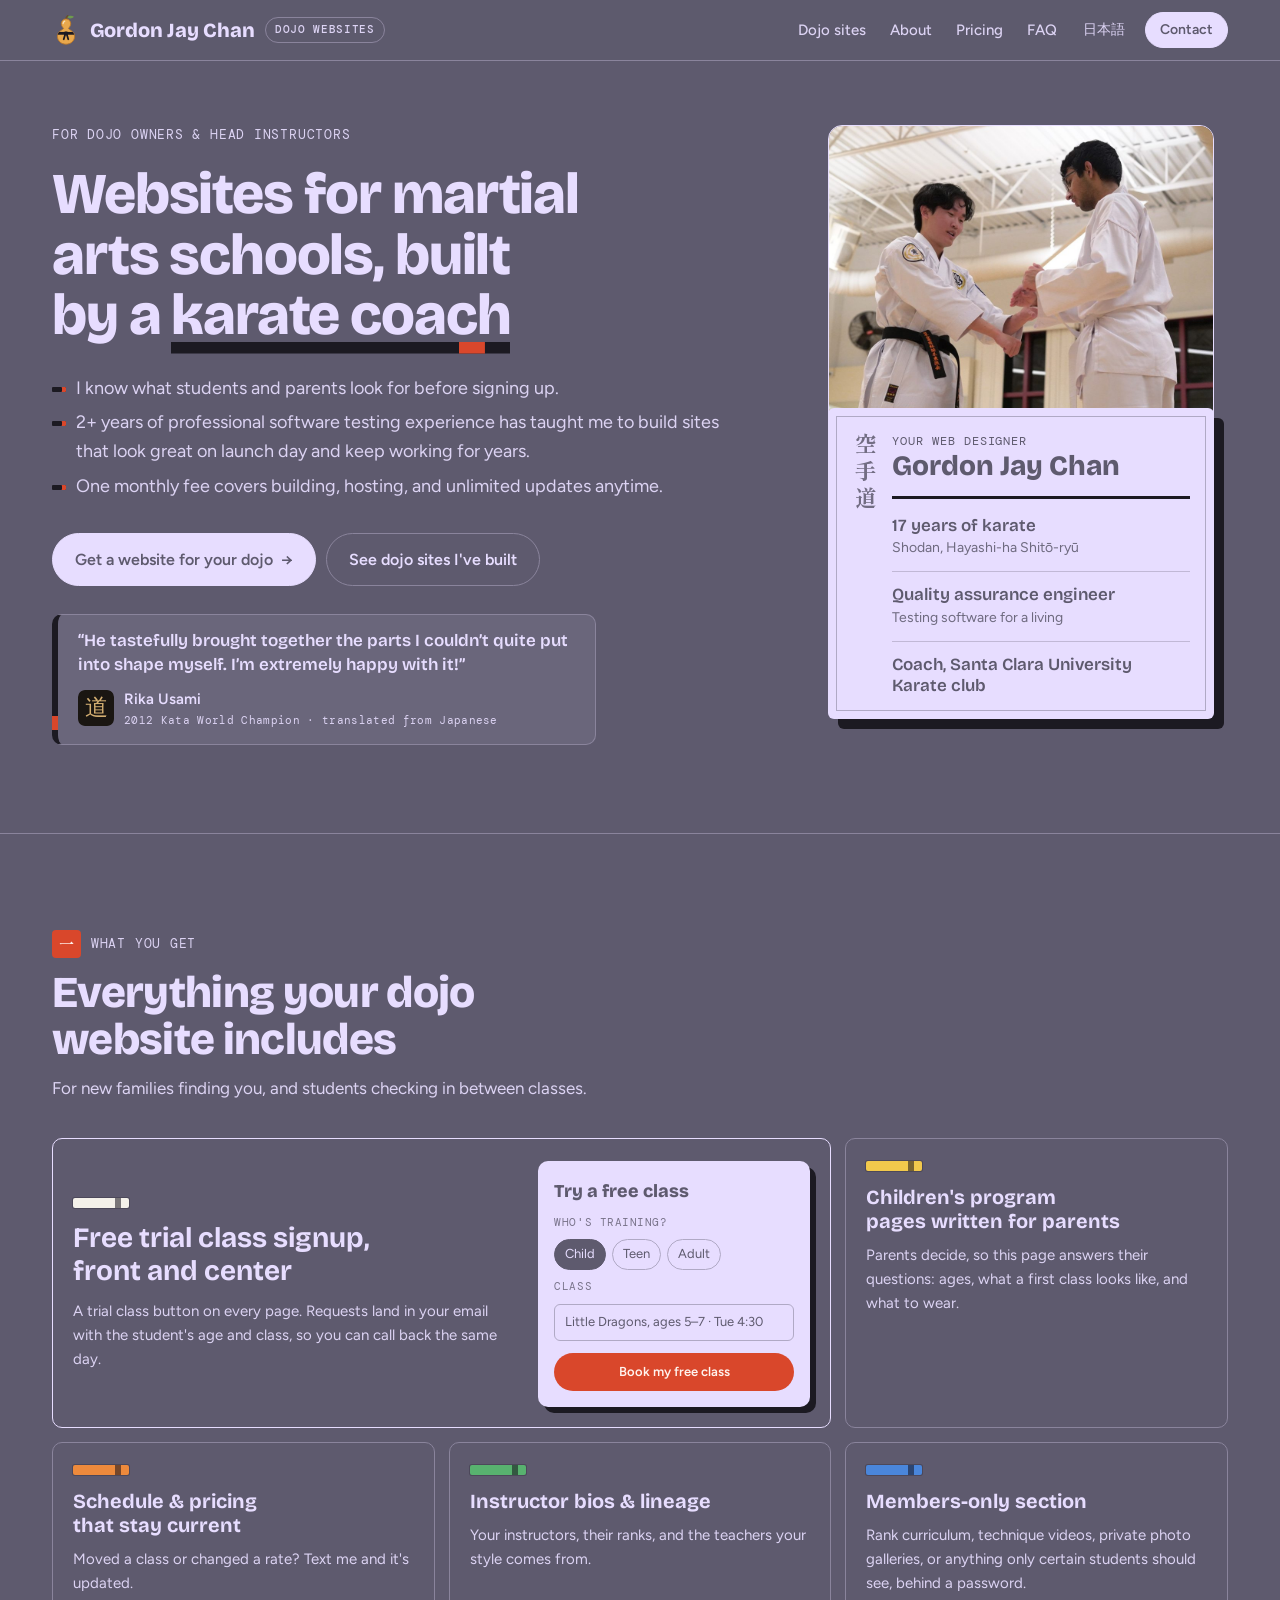
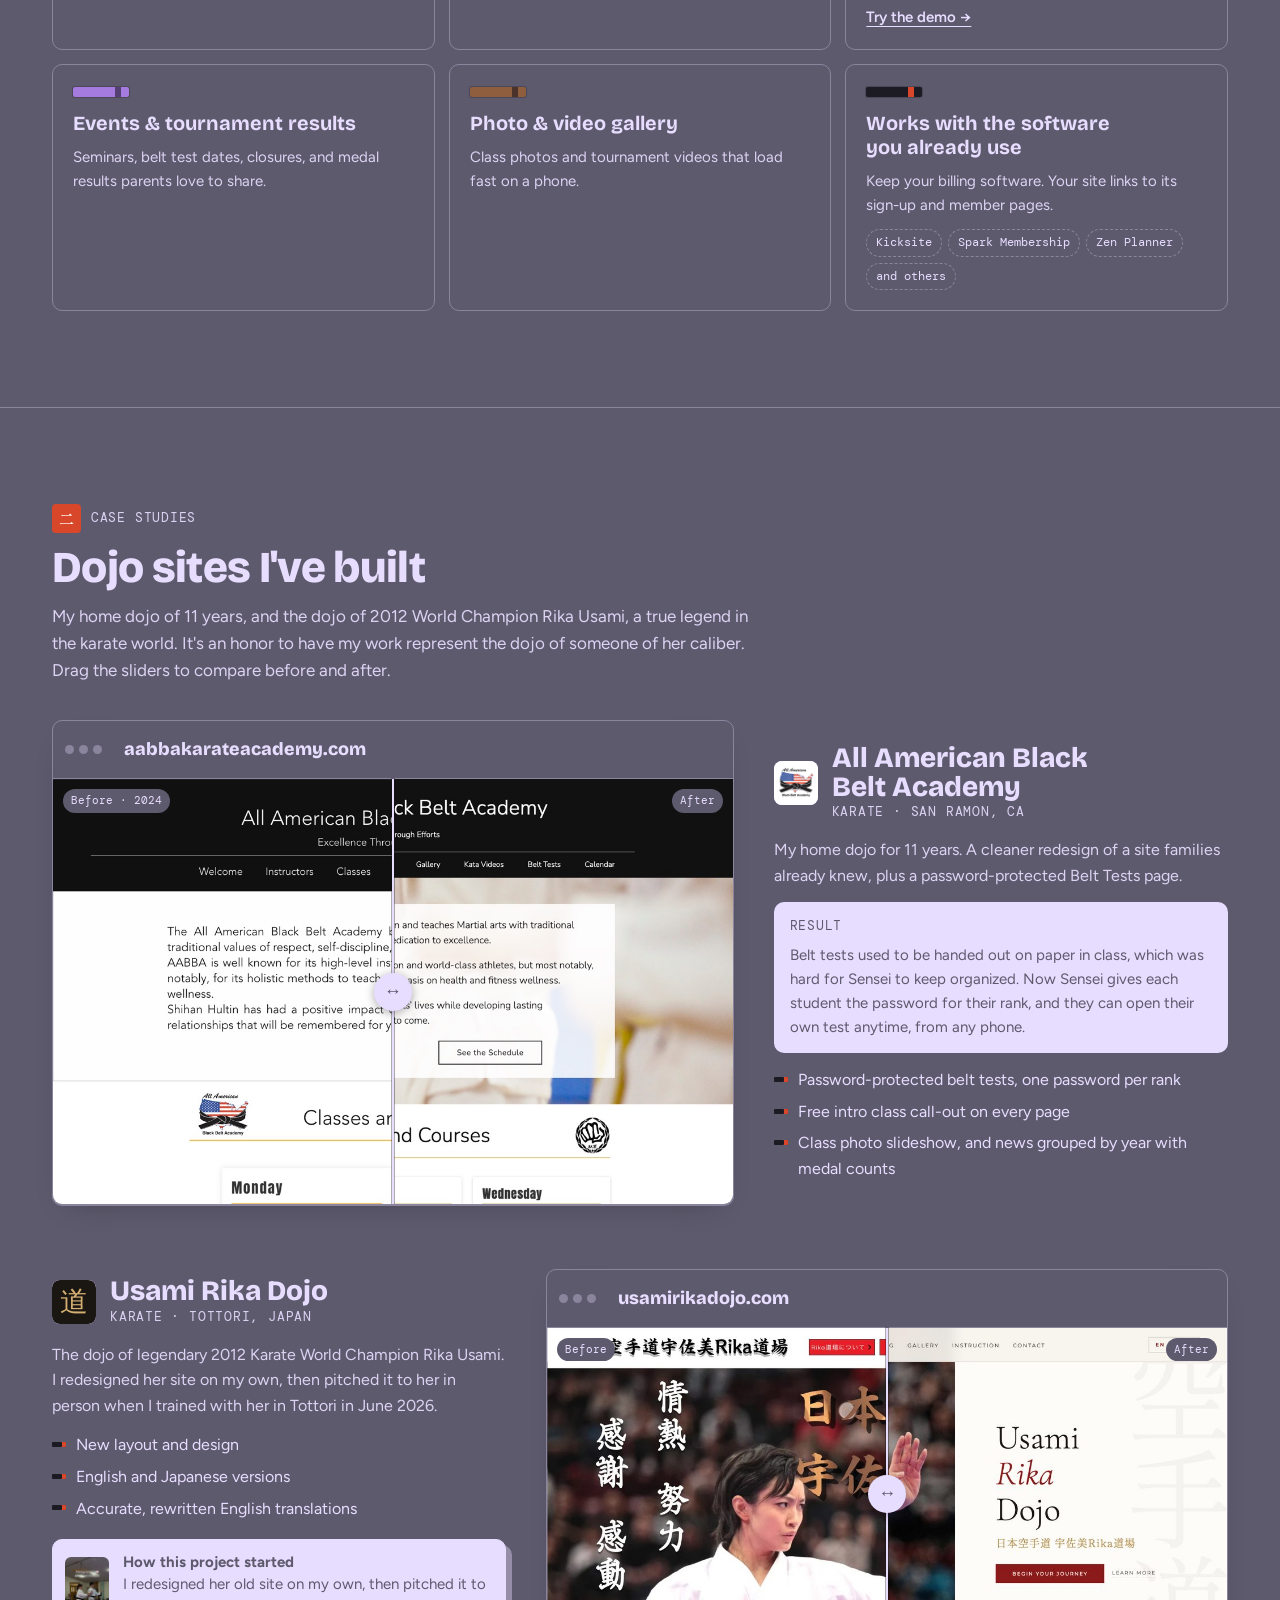
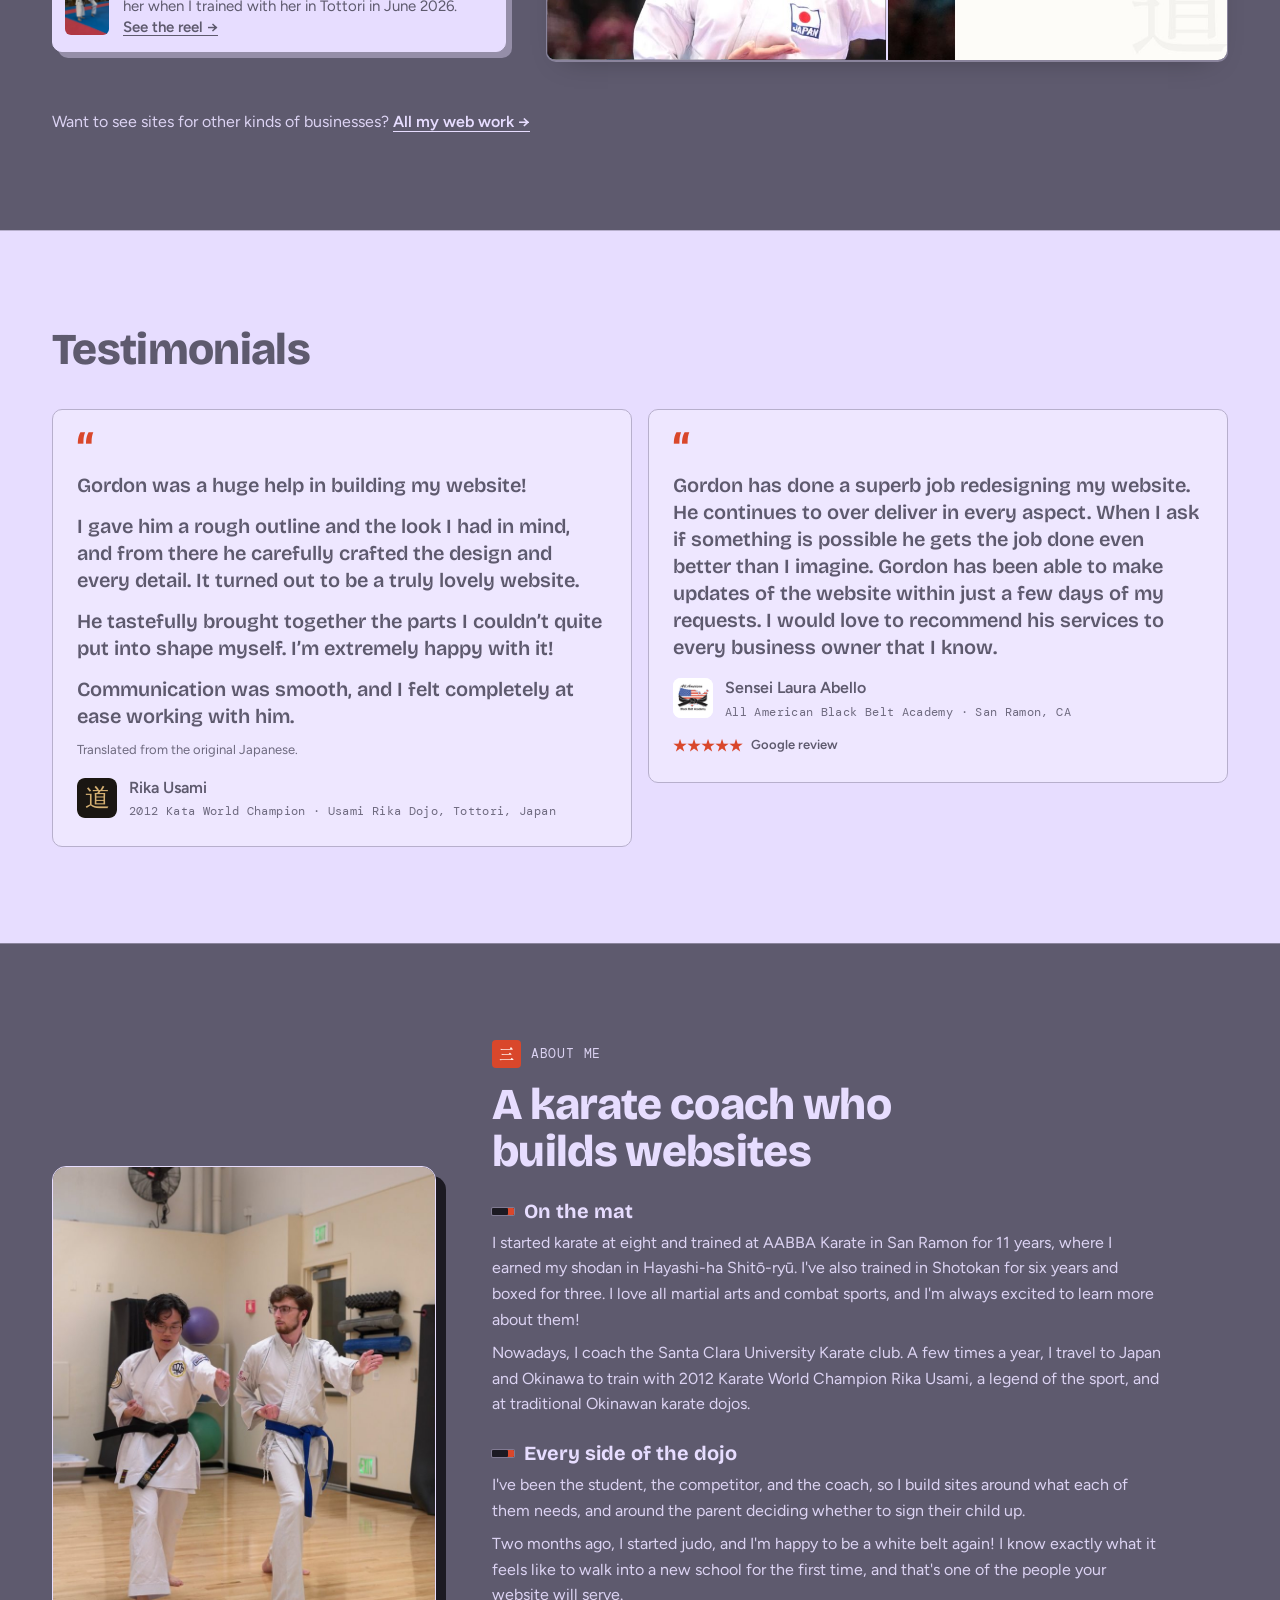
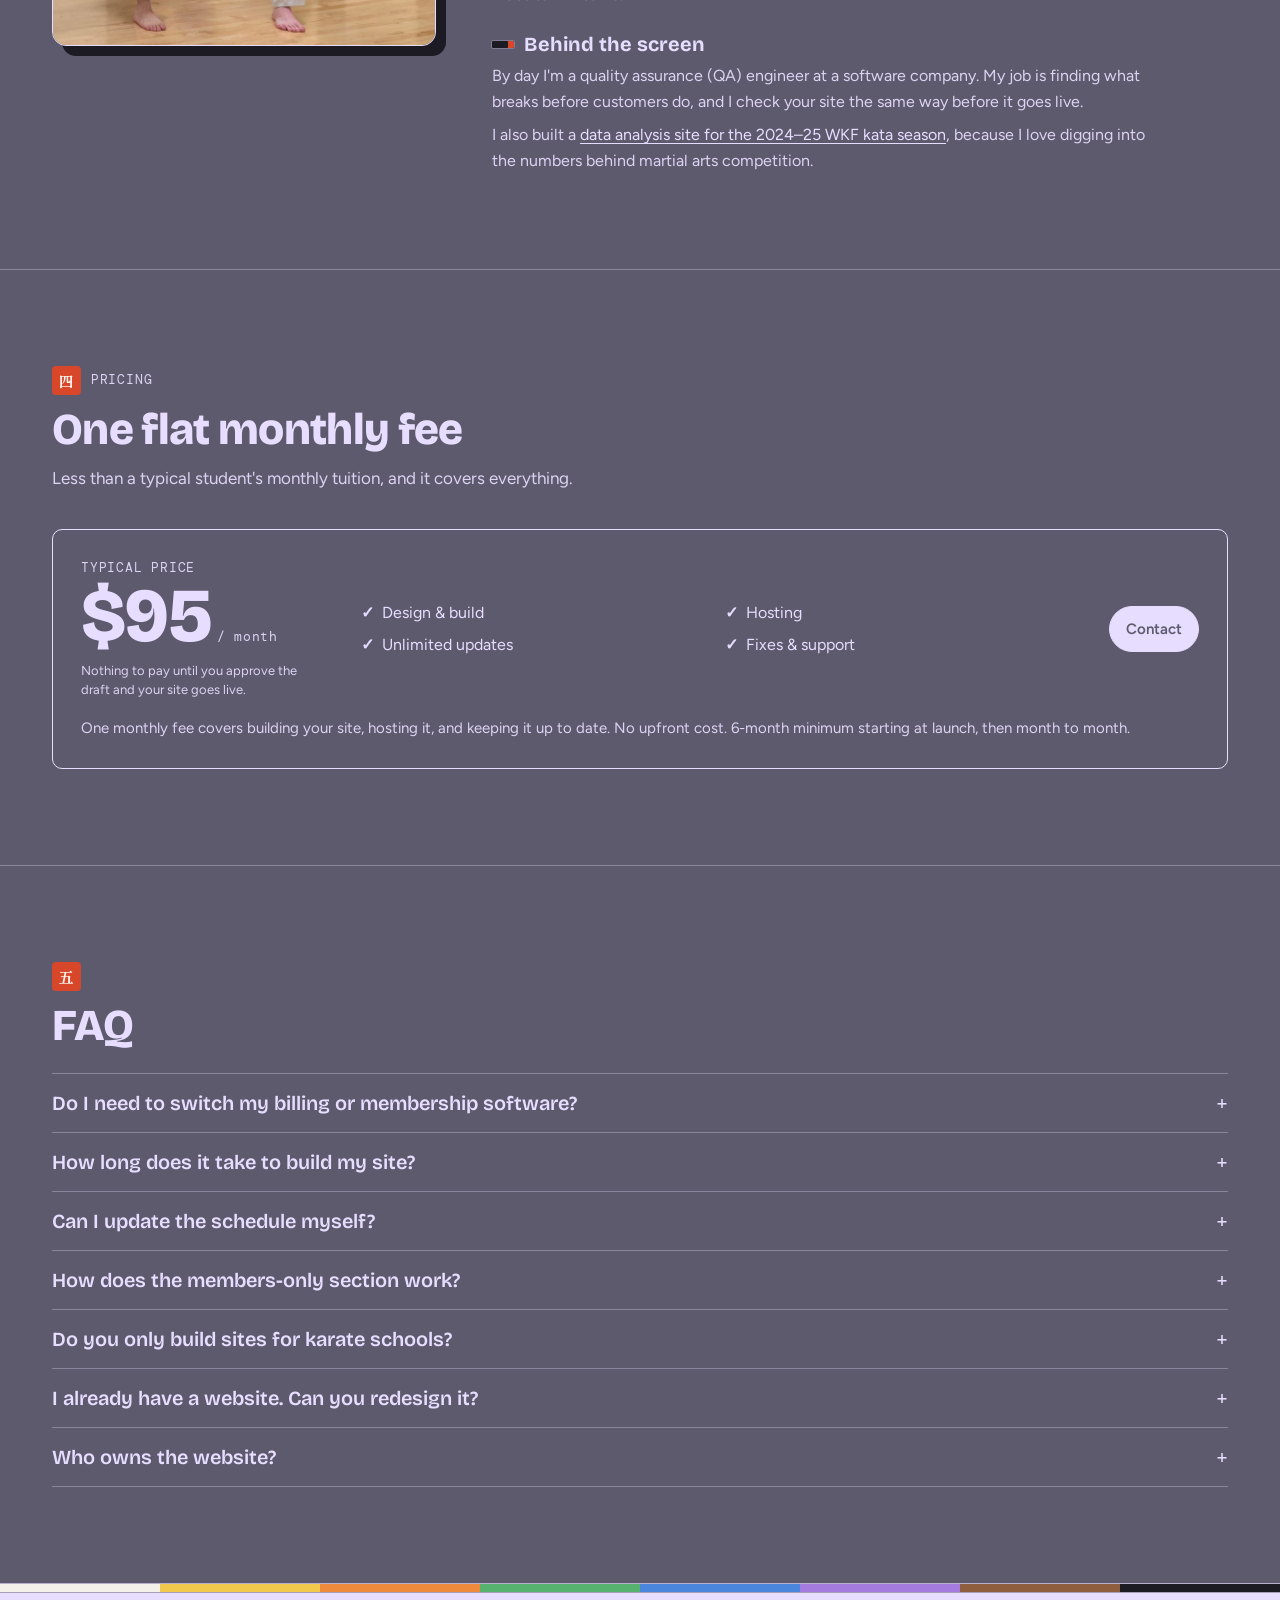
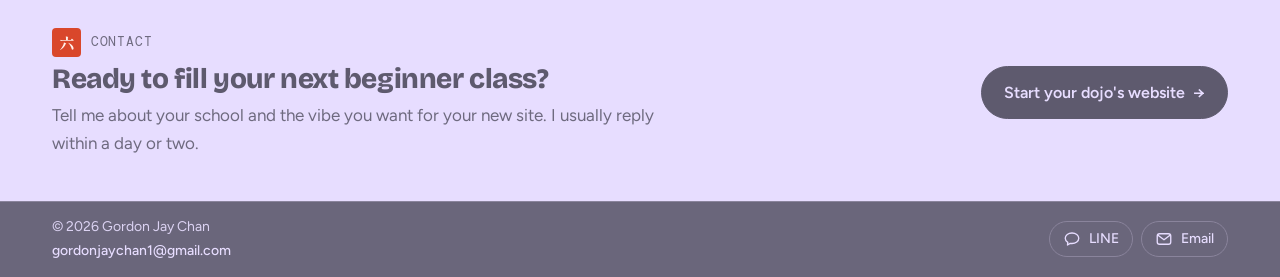
<file: index.html>
<!doctype html>
<html lang="en">
<head>
<meta charset="utf-8">
<meta name="theme-color" content="#5E5A6E">
<meta name="viewport" content="width=device-width, initial-scale=1, viewport-fit=cover">
<title>Websites for Martial Arts Schools · Gordon Jay Chan</title>
<meta name="description" content="Websites for karate, taekwondo, jiu jitsu, and other martial arts schools, built by a karate coach. Free trial class signups, children's program pages for parents, members-only belt test pages. $95/month, no upfront cost.">
<meta property="og:title" content="Websites for martial arts schools, built by a karate coach">
<meta property="og:description" content="Free trial class signups, children's program pages for parents, members-only belt test pages, and every update included. $95/month, no upfront cost.">
<meta property="og:type" content="website">
<meta property="og:url" content="https://gordonjaychan.com/dojo/">
<meta property="og:image" content="https://gordonjaychan.com/dojo/images/og-dojo.jpg">
<meta property="og:image:width" content="1200">
<meta property="og:image:height" content="630">
<meta property="og:image:alt" content="Websites for martial arts schools, built by a karate coach. gordonjaychan.com/dojo">
<meta name="twitter:card" content="summary_large_image">
<link rel="canonical" href="https://gordonjaychan.com/dojo/">
<link rel="icon" href="favicon.svg?v=1" type="image/svg+xml">
<link rel="apple-touch-icon" href="apple-touch-icon.png">
<link rel="preconnect" href="https://fonts.googleapis.com">
<link rel="preconnect" href="https://fonts.gstatic.com" crossorigin>
<link rel="stylesheet" href="https://fonts.googleapis.com/css2?family=Bricolage+Grotesque:opsz,wght@12..96,400;12..96,600;12..96,800&family=Figtree:wght@400;500;600&family=DM+Mono:wght@400;500&display=swap">
<!-- only the handful of kanji on the page, so this font file stays tiny -->
<link rel="stylesheet" href="https://fonts.googleapis.com/css2?family=Shippori+Mincho:wght@700&text=%E7%A9%BA%E6%89%8B%E9%81%93%E4%B8%80%E4%BA%8C%E4%B8%89%E5%9B%9B%E4%BA%94%E5%85%AD%E6%97%A5%E6%9C%AC%E8%AA%9E%E5%A3%B0&display=swap">
<link rel="stylesheet" href="assets/css/style.css?v=44">
<!-- pick the language before the page paints, so Japanese visitors don't see a flash of English -->
<script>try{var q=new URLSearchParams(location.search).get("lang"),s=localStorage.getItem("dojo-lang"),l=q==="ja"||q==="en"?q:s||((navigator.language||"").toLowerCase().indexOf("ja")===0?"ja":"en");document.documentElement.setAttribute("data-lang",l)}catch(e){}</script>
<script src="assets/js/i18n.js?v=17" defer></script>
<script src="assets/js/app.js?v=3" defer></script>
</head>
<body>

<header class="top">
  <div class="wrap">
    <span class="brand">
      <img src="favicon.svg" alt="" width="28" height="32">
      <span class="brand-name">Gordon Jay Chan</span>
      <span class="brand-tag" data-i18n="brand.tag">Dojo websites</span>
    </span>
    <nav aria-label="On this page" data-i18n-aria="nav.aria">
      <a href="#work" class="hide-sm" data-i18n="nav.work">Dojo sites</a>
      <a href="#about" class="hide-sm" data-i18n="nav.about">About</a>
      <a href="#pricing" class="hide-sm" data-i18n="nav.pricing">Pricing</a>
      <a href="#faq" class="hide-sm" data-i18n="nav.faq">FAQ</a>
      <!-- shows the other language: 日本語 on the English page, English on the Japanese page -->
      <button type="button" class="lang-switch" lang="ja" aria-label="日本語で表示">日本語</button>
      <a class="btn primary sm" href="#contact" data-contact data-i18n="nav.contact">Contact</a>
    </nav>
  </div>
</header>

<main>
  <section class="hero">
    <div class="wrap hero-grid">
      <div class="hero-text">
        <p class="label" data-i18n="hero.label">For dojo owners &amp; head instructors</p>
        <h1 data-i18n="hero.h1">Websites for martial arts schools, built by a <span class="belt-line">karate coach</span></h1>
        <div class="lede">
          <p data-i18n="hero.l1">I know what students and parents look for before signing up.</p>
          <p data-i18n="hero.l2">2+ years of professional software testing experience has taught me to build sites that look great on launch day and keep working for years.</p>
          <p data-i18n="hero.l3">One monthly fee covers building, hosting, and unlimited updates anytime.</p>
        </div>
        <div class="hero-ctas">
          <a class="btn primary big" href="#contact" data-contact data-i18n="hero.cta">Get a website for your dojo <span aria-hidden="true">→</span></a>
          <a class="btn big" href="#work" data-i18n="hero.cta2">See dojo sites I've built</a>
        </div>
        <!-- Rika Usami's endorsement, right under the buttons (the full card is in Testimonials too) -->
        <figure class="hero-quote">
          <blockquote data-i18n="hero.quote">“He tastefully brought together the parts I couldn’t quite put into shape myself. I’m extremely happy with it!”</blockquote>
          <figcaption>
            <img src="images/logos/usami.svg" alt="" width="36" height="36">
            <span><b data-i18n="quotes.usamiName">Rika Usami</b><span data-i18n="hero.quoteWho">2012 Kata World Champion · translated from Japanese</span></span>
          </figcaption>
        </figure>
      </div>

      <div class="hero-visual">
        <img class="hero-photo" src="images/hero-coaching.jpg" alt="Gordon in a white gi and black belt, smiling as he corrects a white belt's technique" data-i18n-alt="hero.alt" width="1000" height="918" fetchpriority="high">
        <aside class="cert" aria-label="About Gordon" data-i18n-aria="cert.aria">
          <span class="cert-v" aria-hidden="true">空手道</span>
          <div class="cert-head">
            <p class="cert-kicker" data-i18n="cert.kicker">Your web designer</p>
            <p class="cert-name">Gordon Jay Chan</p>
          </div>
          <ul class="cert-list">
            <li data-i18n="cert.1"><b>17 years of karate</b><span>Shodan, Hayashi-ha Shitō-ryū</span></li>
            <li data-i18n="cert.2"><b>Quality assurance engineer</b><span>Testing software for a living</span></li>
            <li data-i18n="cert.3"><b>Coach, Santa Clara University Karate club</b></li>
          </ul>
        </aside>
      </div>
    </div>
  </section>

  <section class="block" id="needs">
    <div class="wrap">
      <div class="block-head">
        <p class="label"><span class="kn" aria-hidden="true">一</span><span data-i18n="needs.label">What you get</span></p>
        <h2 data-i18n="needs.h2">Everything your dojo website includes</h2>
        <p data-i18n="needs.p">For new families finding you, and students checking in between classes.</p>
      </div>

      <ul class="needs">
        <li class="need feature" style="--belt: var(--belt-white)">
          <div class="need-text">
            <span class="belt" aria-hidden="true"></span>
            <h3 data-i18n="n1.h">Free trial class signup, front and center</h3>
            <p data-i18n="n1.p">A trial class button on every page. Requests land in your email with the student's age and class, so you can call back the same day.</p>
          </div>
          <div class="mock" aria-hidden="true">
            <p class="mock-title" data-i18n="mock.title">Try a free class</p>
            <p class="mock-label" data-i18n="mock.who">Who's training?</p>
            <div class="mock-chips" data-i18n="mock.chips"><span class="on">Child</span><span>Teen</span><span>Adult</span></div>
            <p class="mock-label" data-i18n="mock.class">Class</p>
            <div class="mock-select" data-i18n="mock.select">Little Dragons, ages 5–7 · Tue 4:30</div>
            <div class="mock-btn" data-i18n="mock.btn">Book my free class</div>
          </div>
        </li>
        <li class="need" style="--belt: var(--belt-yellow)">
          <span class="belt" aria-hidden="true"></span>
          <h3 data-i18n="n2.h">Children's program pages written for parents</h3>
          <p data-i18n="n2.p">Parents decide, so this page answers their questions: ages, what a first class looks like, and what to wear.</p>
        </li>
        <li class="need" style="--belt: var(--belt-orange)">
          <span class="belt" aria-hidden="true"></span>
          <h3 data-i18n="n3.h">Schedule &amp; pricing that stay current</h3>
          <p data-i18n="n3.p">Moved a class or changed a rate? Text me and it's updated.</p>
        </li>
        <li class="need" style="--belt: var(--belt-green)">
          <span class="belt" aria-hidden="true"></span>
          <h3 data-i18n="n4.h">Instructor bios &amp; lineage</h3>
          <p data-i18n="n4.p">Your instructors, their ranks, and the teachers your style comes from.</p>
        </li>
        <li class="need" style="--belt: var(--belt-blue)">
          <span class="belt" aria-hidden="true"></span>
          <h3 data-i18n="n5.h">Members-only section</h3>
          <p data-i18n="n5.p">Rank curriculum, technique videos, private photo galleries, or anything only certain students should see, behind a password.</p>
          <a class="try" href="demo" data-i18n="n5.try">Try the demo →</a>
        </li>
        <li class="need" style="--belt: var(--belt-purple)">
          <span class="belt" aria-hidden="true"></span>
          <h3 data-i18n="n6.h">Events &amp; tournament results</h3>
          <p data-i18n="n6.p">Seminars, belt test dates, closures, and medal results parents love to share.</p>
        </li>
        <li class="need" style="--belt: var(--belt-brown)">
          <span class="belt" aria-hidden="true"></span>
          <h3 data-i18n="n7.h">Photo &amp; video gallery</h3>
          <p data-i18n="n7.p">Class photos and tournament videos that load fast on a phone.</p>
        </li>
        <li class="need" style="--belt: var(--belt-black)">
          <span class="belt" aria-hidden="true"></span>
          <h3 data-i18n="n8.h">Works with the software you already use</h3>
          <p data-i18n="n8.p">Keep your billing software. Your site links to its sign-up and member pages.</p>
          <p class="sw" data-i18n="n8.sw"><span>Kicksite</span><span>Spark Membership</span><span>Zen Planner</span><span>and others</span></p>
        </li>
      </ul>
    </div>
  </section>

  <section class="block" id="work">
    <div class="wrap">
      <div class="block-head">
        <p class="label"><span class="kn" aria-hidden="true">二</span><span data-i18n="work.label">Case studies</span></p>
        <h2 data-i18n="work.h2">Dojo sites I've built</h2>
        <p data-i18n="work.p">My home dojo of 11 years, and the dojo of 2012 World Champion Rika Usami, a true legend in the karate world. It's an honor to have my work represent the dojo of someone of her caliber. Drag the sliders to compare before and after.</p>
      </div>

      <article class="case" id="aabba">
        <div class="browser">
          <div class="browser-bar"><span class="dots"><i></i><i></i><i></i></span><span class="url">aabbakarateacademy.com</span></div>
          <div class="ba">
            <img class="shot" src="images/aabba-after.jpg" alt="AABBA Karate homepage after the redesign" data-i18n-alt="aabba.altAfter" loading="lazy" width="1200" height="750">
            <img class="shot ba-before" src="images/aabba-before.jpg" alt="AABBA Karate homepage before the redesign, in 2024" data-i18n-alt="aabba.altBefore" loading="lazy" width="1200" height="750">
            <span class="ba-handle" aria-hidden="true"></span>
            <span class="ba-tag before" aria-hidden="true" data-i18n="ba.before2024">Before · 2024</span>
            <span class="ba-tag after" aria-hidden="true" data-i18n="ba.after">After</span>
            <input class="ba-range" type="range" min="0" max="100" value="50" aria-label="Compare the old and new AABBA Karate homepage. Lower shows more of the new site, higher shows more of the old one." data-i18n-aria="aabba.range">
          </div>
        </div>
        <div class="case-info">
          <div class="case-meta">
            <img class="case-logo" src="images/logos/aabba.png" alt="" width="44" height="44">
            <div><h3><a href="https://aabbakarateacademy.com" target="_blank" rel="noopener">All American Black Belt Academy</a></h3><p class="label" data-i18n="aabba.where">Karate · San Ramon, CA</p></div>
          </div>
          <p data-i18n="aabba.p">My home dojo for 11 years. A cleaner redesign of a site families already knew, plus a password-protected Belt Tests page.</p>
          <div class="result">
            <p class="label" data-i18n="aabba.resultLabel">Result</p>
            <p data-i18n="aabba.result">Belt tests used to be handed out on paper in class, which was hard for Sensei to keep organized. Now Sensei gives each student the password for their rank, and they can open their own test anytime, from any phone.</p>
          </div>
          <ul class="did">
            <li data-i18n="aabba.d1">Password-protected belt tests, one password per rank</li>
            <li data-i18n="aabba.d2">Free intro class call-out on every page</li>
            <li data-i18n="aabba.d3">Class photo slideshow, and news grouped by year with medal counts</li>
          </ul>
        </div>
      </article>

      <article class="case flip" id="usami">
        <div class="browser">
          <div class="browser-bar"><span class="dots"><i></i><i></i><i></i></span><span class="url">usamirikadojo.com</span></div>
          <div class="ba">
            <img class="shot natural" src="images/usami-after.jpg" alt="Usami Rika Dojo homepage after the redesign" data-i18n-alt="usami.altAfter" loading="lazy" width="1200" height="586">
            <img class="shot natural ba-before" src="images/usami-before.jpg" alt="Usami Rika Dojo homepage before the redesign" data-i18n-alt="usami.altBefore" loading="lazy" width="1200" height="586">
            <span class="ba-handle" aria-hidden="true"></span>
            <span class="ba-tag before" aria-hidden="true" data-i18n="ba.before">Before</span>
            <span class="ba-tag after" aria-hidden="true" data-i18n="ba.after">After</span>
            <input class="ba-range" type="range" min="0" max="100" value="50" aria-label="Compare the old and new Usami Rika Dojo homepage. Lower shows more of the new site, higher shows more of the old one." data-i18n-aria="usami.range">
          </div>
        </div>
        <div class="case-info">
          <div class="case-meta">
            <img class="case-logo" src="images/logos/usami.svg" alt="" width="44" height="44">
            <div><h3><a href="https://usamirikadojo.com" target="_blank" rel="noopener" data-i18n="usami.name">Usami Rika Dojo</a></h3><p class="label" data-i18n="usami.where">Karate · Tottori, Japan</p></div>
          </div>
          <p data-i18n="usami.p">The dojo of legendary 2012 Karate World Champion Rika Usami. I redesigned her site on my own, then pitched it to her in person when I trained with her in Tottori in June 2026.</p>
          <ul class="did">
            <li data-i18n="usami.d1">New layout and design</li>
            <li data-i18n="usami.d2">English and Japanese versions</li>
            <li data-i18n="usami.d3">Accurate, rewritten English translations</li>
          </ul>
          <a class="story" href="https://www.instagram.com/gourdtravels/reel/DcMgHOFyWdk/" target="_blank" rel="noopener">
            <img src="images/usami-reel.jpg" alt="" width="44" height="78" loading="lazy">
            <span data-i18n="usami.story"><b>How this project started</b>I redesigned her old site on my own, then pitched it to her when I trained with her in Tottori in June 2026. <u>See the reel →</u></span>
          </a>
        </div>
      </article>

      <p class="more-work" data-i18n="work.more">Want to see sites for other kinds of businesses? <a href="https://gordonjaychan.com/web">All my web work →</a></p>
    </div>
  </section>

  <section class="block band testimonials" id="testimonials">
    <div class="wrap">
      <div class="block-head">
        <h2 data-i18n="quotes.h2">Testimonials</h2>
      </div>
      <div class="quotes">
        <figure class="quote">
          <!-- Rika Usami's official testimonial (Nov 2026), written in Japanese: the English version shows a translation, marked as one -->
          <blockquote data-i18n="quotes.usamiQuote"><p>Gordon was a huge help in building my website!</p><p>I gave him a rough outline and the look I had in mind, and from there he carefully crafted the design and every detail. It turned out to be a truly lovely website.</p><p>He tastefully brought together the parts I couldn’t quite put into shape myself. I’m extremely happy with it!</p><p>Communication was smooth, and I felt completely at ease working with him.</p></blockquote>
          <p class="quote-note en-only">Translated from the original Japanese.</p>
          <figcaption>
            <img class="quote-logo" src="images/logos/usami.svg" alt="" width="40" height="40" loading="lazy">
            <span><b data-i18n="quotes.usamiName">Rika Usami</b><span data-i18n="quotes.usami">2012 Kata World Champion · Usami Rika Dojo, Tottori, Japan</span></span>
          </figcaption>
        </figure>
        <figure class="quote">
          <!-- the quote shows in the reader's language: Sensei's original English, or a Japanese translation marked as one -->
          <blockquote data-i18n="quotes.aabbaQuote">Gordon has done a superb job redesigning my website. He continues to over deliver in every aspect. When I ask if something is possible he gets the job done even better than I imagine. Gordon has been able to make updates of the website within just a few days of my requests. I would love to recommend his services to every business owner that I know.</blockquote>
          <p class="quote-note ja-only" lang="ja">※英語の原文を日本語に訳したものです。</p>
          <figcaption>
            <img class="quote-logo" src="images/logos/aabba.png" alt="" width="40" height="40" loading="lazy">
            <span><b>Sensei Laura Abello</b><span data-i18n="quotes.aabba">All American Black Belt Academy · San Ramon, CA</span></span>
          </figcaption>
          <!-- she posted this as a Google review: link to Gordon's Google reviews so anyone can check -->
          <a class="quote-source" href="https://share.google/9zMc1WlynuPxIpnWQ" target="_blank" rel="noopener"><span class="stars" aria-hidden="true">★★★★★</span><span data-i18n="quotes.google">Google review</span><span class="visually-hidden" data-i18n="quotes.googleSr">, 5 stars (opens Google)</span></a>
        </figure>
        <!-- More quotes go here, same markup. Each quote shows in the reader's language; whichever side is a
             translation gets a small note (.quote-note with .en-only or .ja-only), like the two above. -->
      </div>
    </div>
  </section>

  <section class="block" id="about">
    <div class="wrap about">
      <img class="about-photo" src="images/about-kata.jpg" alt="Gordon and a blue belt student practicing the same kata move side by side" data-i18n-alt="about.alt" loading="lazy" width="800" height="1000">
      <div class="about-text">
        <p class="label"><span class="kn" aria-hidden="true">三</span><span data-i18n="about.label">About me</span></p>
        <h2 data-i18n="about.h2">A karate coach who builds websites</h2>
        <div class="about-group">
          <h3 data-i18n="about.g1">On the mat</h3>
          <p data-i18n="about.p1">I started karate at eight and trained at AABBA Karate in San Ramon for 11 years, where I earned my shodan in Hayashi-ha Shitō-ryū. I've also trained in Shotokan for six years and boxed for three. I love all martial arts and combat sports, and I'm always excited to learn more about them!</p>
          <p data-i18n="about.p2">Nowadays, I coach the Santa Clara University Karate club. A few times a year, I travel to Japan and Okinawa to train with 2012 Karate World Champion Rika Usami, a legend of the sport, and at traditional Okinawan karate dojos.</p>
        </div>
        <div class="about-group">
          <h3 data-i18n="about.g2">Every side of the dojo</h3>
          <p data-i18n="about.p3">I've been the student, the competitor, and the coach, so I build sites around what each of them needs, and around the parent deciding whether to sign their child up.</p>
          <p data-i18n="about.p4">Two months ago, I started judo, and I'm happy to be a white belt again! I know exactly what it feels like to walk into a new school for the first time, and that's one of the people your website will serve.</p>
        </div>
        <div class="about-group">
          <h3 data-i18n="about.g3">Behind the screen</h3>
          <p data-i18n="about.p5">By day I'm a quality assurance (QA) engineer at a software company. My job is finding what breaks before customers do, and I check your site the same way before it goes live.</p>
          <p data-i18n="about.p6">I also built a <a href="https://gordonjaychan.com/KataDataAnalysis/" target="_blank" rel="noopener">data analysis site for the 2024–25 WKF kata season</a>, because I love digging into the numbers behind martial arts competition.</p>
        </div>
      </div>
    </div>
  </section>

  <section class="block" id="pricing">
    <div class="wrap">
      <div class="block-head">
        <p class="label"><span class="kn" aria-hidden="true">四</span><span data-i18n="price.label">Pricing</span></p>
        <h2 data-i18n="price.h2">One flat monthly fee</h2>
        <p data-i18n="price.p">Less than a typical student's monthly tuition, and it covers everything.</p>
      </div>
      <div class="price">
        <div><p class="label" data-i18n="price.typical">Typical price</p><div class="amount" data-i18n="price.amount">$95<small>/ month</small></div><p class="price-sub" data-i18n="price.sub">Nothing to pay until you approve the draft and your site goes live.</p></div>
        <ul>
          <li data-i18n="price.i1">Design &amp; build</li>
          <li data-i18n="price.i2">Hosting</li>
          <li data-i18n="price.i3">Unlimited updates</li>
          <li data-i18n="price.i4">Fixes &amp; support</li>
        </ul>
        <a class="btn primary" href="#contact" data-contact data-i18n="nav.contact">Contact</a>
        <p class="note" data-i18n="price.note">One monthly fee covers building your site, hosting it, and keeping it up to date. No upfront cost. 6-month minimum starting at launch, then month to month.</p>
      </div>
    </div>
  </section>

  <section class="block" id="faq">
    <div class="wrap faq">
      <div class="block-head">
        <p class="label"><span class="kn" aria-hidden="true">五</span></p>
        <h2 data-i18n="faq.h2">FAQ</h2>
      </div>
      <div class="faq-list">
        <details>
          <summary data-i18n="faq.q1">Do I need to switch my billing or membership software?</summary>
          <p data-i18n="faq.a1">No, keep using Kicksite, Spark Membership, Zen Planner, or whatever you already use! Your website links right to its sign-up, booking, and member portal pages, so nothing changes for your students or staff.</p>
        </details>
        <details>
          <summary data-i18n="faq.qTime">How long does it take to build my site?</summary>
          <p data-i18n="faq.aTime">Usually about a week! It depends on how big a site you want. I'll send you a draft to look over, and nothing goes live until you're happy with it.</p>
        </details>
        <details>
          <summary data-i18n="faq.q2">Can I update the schedule myself?</summary>
          <p data-i18n="faq.a2">You don't have to! Just text or email me the change (even a quick photo of the schedule on your whiteboard works) and I'll take care of it. Every change is included, and I make small changes within 3 days and bigger ones within 5.</p>
        </details>
        <details>
          <summary data-i18n="faq.q3">How does the members-only section work?</summary>
          <p data-i18n="faq.a3">It's simple! Each group gets its own password, like a rank, your competition team, or your instructors. Students use it to open their group's pages: curriculum, terminology, technique videos, private photo galleries, tournament info, or lesson plans. It's one shared password per group, so it's for class material, not private records. Want to change a password? Just let me know! <a href="demo">Try the demo →</a></p>
        </details>
        <details>
          <summary data-i18n="faq.q4">Do you only build sites for karate schools?</summary>
          <p data-i18n="faq.a4">No, I build for any martial arts or combat sports school! I even build websites for businesses that have nothing to do with martial arts, like roofers, chiropractors, and contractors. <a href="https://gordonjaychan.com/web">See all my web work →</a></p>
        </details>
        <details>
          <summary data-i18n="faq.q5">I already have a website. Can you redesign it?</summary>
          <p data-i18n="faq.a5">Yes, I'd love to! That's exactly what I did for AABBA Karate and Usami Rika Dojo. If you already own your domain, you keep paying for it, and I'll move it over and connect it to your new site, so your web address stays the same.</p>
        </details>
        <details class="ja-only">
          <summary data-i18n="faq.qPay">How do I pay?</summary>
          <p data-i18n="faq.aPay">Monthly, by PayPal or Wise, whichever is easier for you.</p>
        </details>
        <details>
          <summary data-i18n="faq.q6">Who owns the website?</summary>
          <p data-i18n="faq.a6">You own your domain name, business name, logo, and the photos, videos, and business information you give me. I own the website's design and code, including its layout, styling, and site files.</p>
        </details>
      </div>
    </div>
  </section>

  <section class="block band cta" id="start">
    <div class="wrap cta-wrap">
      <div>
        <p class="label"><span class="kn" aria-hidden="true">六</span><span data-i18n="nav.contact">Contact</span></p>
        <h2 data-i18n="cta.h2">Ready to fill your next beginner class?</h2>
        <p data-i18n="cta.p">Tell me about your school and the vibe you want for your new site. I usually reply within a day or two.</p>
      </div>
      <div class="cta-actions">
        <a class="btn primary big" href="#contact" data-contact data-i18n="cta.btn">Start your dojo's website <span aria-hidden="true">→</span></a>
        <!-- Japanese version only: most dojo owners in Japan would rather message on LINE -->
        <a class="btn big line ja-only" href="https://line.me/ti/p/~gordonjaychan1" target="_blank" rel="noopener"><svg viewBox="0 0 24 24" fill="none" stroke="currentColor" stroke-width="1.8" stroke-linecap="round" stroke-linejoin="round" aria-hidden="true"><path d="M12 4C7 4 3 7.1 3 11c0 2.2 1.3 4.2 3.4 5.5L6 20l3.6-2.2c.8.2 1.6.2 2.4.2 5 0 9-3.1 9-7s-4-7-9-7z"/></svg>LINEで相談する</a>
        <p class="ja-only" data-i18n="cta.call">LINE ID: <a href="https://line.me/ti/p/~gordonjaychan1" target="_blank" rel="noopener">gordonjaychan1</a></p>
      </div>
    </div>
  </section>
</main>

<dialog class="contact" id="contact" aria-labelledby="contact-title">
  <div class="contact-card">
    <button class="contact-x" type="button" data-close aria-label="Close" data-i18n-aria="form.close">×</button>
    <p class="label"><span class="kn" aria-hidden="true">道</span><span data-i18n="nav.contact">Contact</span></p>
    <h2 id="contact-title" data-i18n="form.h2">Tell me about your school</h2>
    <p class="contact-sub" data-i18n="form.sub">I usually reply within a day or two. Have a logo, photos, or videos to share? Email them to me after you send this.</p>
    <form class="dojo-form" id="dojo-form" action="https://formspree.io/f/mnpnelpr" method="POST" data-subject="Dojo website: {school} ({name})" data-done="Thanks! Your message is on its way. I'll reply within a day or two." data-i18n-done="form.done">
      <input type="hidden" name="_subject" value="Dojo website inquiry">
      <input type="text" name="_gotcha" tabindex="-1" autocomplete="off" class="hp" aria-hidden="true">
      <input type="hidden" name="form" value="Dojo website (gordonjaychan.com/dojo)">
      <input type="hidden" name="topic" value="Martial arts school website">
      <!-- tells Gordon which version of the page the message came from, so he knows which language to reply in -->
      <input type="hidden" name="language" id="form-lang" value="English">
      <label><span data-i18n="form.name">Your name</span><input name="name" required autocomplete="name"></label>
      <label><span data-i18n="form.email">Your email</span><input name="email" type="email" required autocomplete="email"></label>
      <label><span data-i18n="form.school">School name</span><input name="school" required autocomplete="organization"></label>
      <label><span data-i18n="form.phone">Phone <span class="opt">(optional)</span></span><input name="phone" type="tel" autocomplete="tel"></label>
      <label class="wide"><span data-i18n="form.site">Current website <span class="opt">(optional)</span></span><input name="current_website" inputmode="url" placeholder="yourdojo.com"></label>
      <label class="wide"><span data-i18n="form.message">Message</span><textarea name="message" rows="4" required placeholder="Where you're located, your current website, the vibe you want, and links to your social media" data-i18n-ph="form.messagePh"></textarea></label>
      <div class="wide form-actions">
        <button class="btn primary" type="submit" data-i18n="form.send">Send message</button>
        <p class="form-status" role="status"></p>
      </div>
    </form>
  </div>
</dialog>

<footer class="site-foot">
  <div class="wrap foot-bar">
    <div class="foot-who">
      <span>© 2026 Gordon Jay Chan</span>
      <span class="foot-contact"><span>gordonjaychan1@gmail.com</span></span>
    </div>
    <div class="foot-links">
      <a class="pill" href="https://line.me/ti/p/~gordonjaychan1" target="_blank" rel="noopener" title="LINE: gordonjaychan1"><svg viewBox="0 0 24 24" fill="none" stroke="currentColor" stroke-width="1.8" stroke-linecap="round" stroke-linejoin="round" aria-hidden="true"><path d="M12 4C7 4 3 7.1 3 11c0 2.2 1.3 4.2 3.4 5.5L6 20l3.6-2.2c.8.2 1.6.2 2.4.2 5 0 9-3.1 9-7s-4-7-9-7z"/></svg>LINE</a>
      <a class="pill" href="mailto:gordonjaychan1@gmail.com" title="gordonjaychan1@gmail.com"><svg viewBox="0 0 24 24" fill="none" stroke="currentColor" stroke-width="1.8" stroke-linecap="round" stroke-linejoin="round" aria-hidden="true"><rect x="3" y="5" width="18" height="14" rx="3"/><path d="M4 7l8 6 8-6"/></svg><span data-i18n="foot.email">Email</span></a>
    </div>
  </div>
</footer>
</body>
</html>
</file>
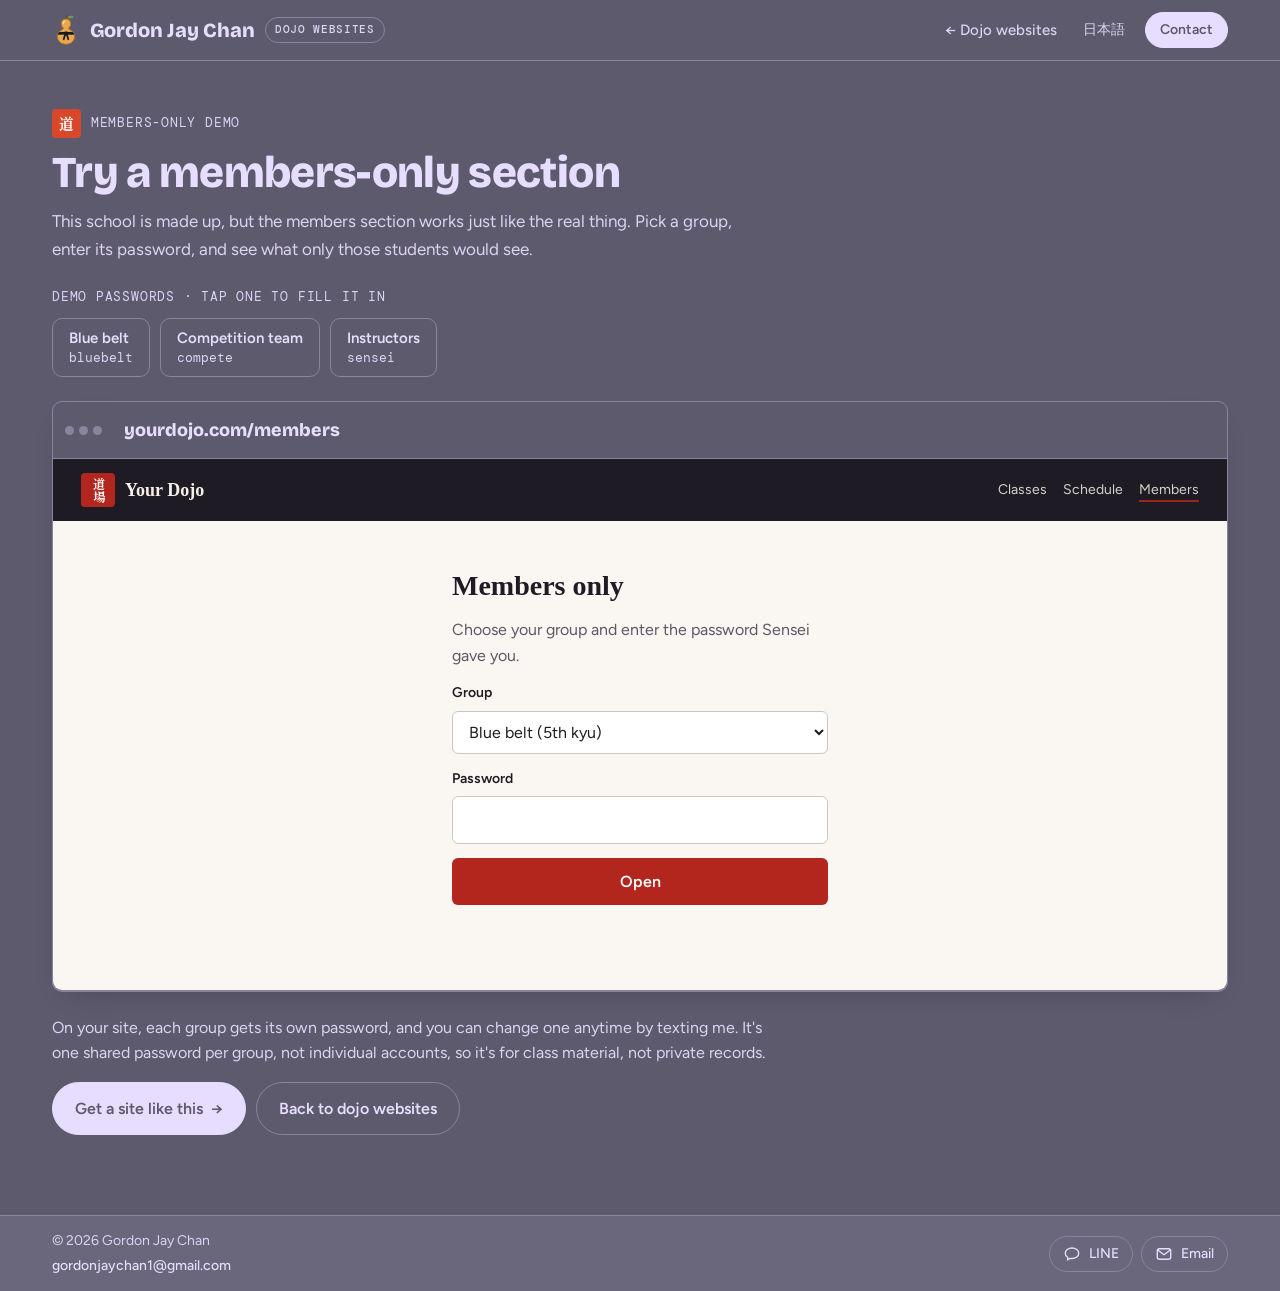
<file: demo.html>
<!doctype html>
<html lang="en">
<head>
<meta charset="utf-8">
<meta name="theme-color" content="#5E5A6E">
<meta name="viewport" content="width=device-width, initial-scale=1, viewport-fit=cover">
<title>Members-Only Demo · Gordon Jay Chan</title>
<meta name="description" content="Try a members-only section for a martial arts school website: rank curriculum, technique videos, private photo galleries, tournament info, and instructor pages, each behind its own password.">
<!-- the demo is full of made-up dates and names, so keep it out of search results -->
<meta name="robots" content="noindex">
<meta property="og:title" content="Try a members-only section for your dojo's website">
<meta property="og:description" content="Pick a group, enter its password, and see what only those students would see.">
<meta property="og:type" content="website">
<meta property="og:url" content="https://gordonjaychan.com/dojo/demo">
<meta property="og:image" content="https://gordonjaychan.com/dojo/images/og-dojo.jpg">
<meta property="og:image:width" content="1200">
<meta property="og:image:height" content="630">
<meta name="twitter:card" content="summary_large_image">
<link rel="icon" href="favicon.svg?v=1" type="image/svg+xml">
<link rel="apple-touch-icon" href="apple-touch-icon.png">
<link rel="preconnect" href="https://fonts.googleapis.com">
<link rel="preconnect" href="https://fonts.gstatic.com" crossorigin>
<link rel="stylesheet" href="https://fonts.googleapis.com/css2?family=Bricolage+Grotesque:opsz,wght@12..96,400;12..96,600;12..96,800&family=Figtree:wght@400;500;600&family=DM+Mono:wght@400;500&display=swap">
<link rel="stylesheet" href="https://fonts.googleapis.com/css2?family=Shippori+Mincho:wght@700&text=%E9%81%93%E5%A0%B4%E6%97%A5%E6%9C%AC%E8%AA%9E&display=swap">
<link rel="stylesheet" href="assets/css/style.css?v=44">
<link rel="stylesheet" href="assets/css/demo.css?v=8">
<!-- pick the language before the page paints (same as the main dojo page) -->
<script>try{var q=new URLSearchParams(location.search).get("lang"),s=localStorage.getItem("dojo-lang"),l=q==="ja"||q==="en"?q:s||((navigator.language||"").toLowerCase().indexOf("ja")===0?"ja":"en");document.documentElement.setAttribute("data-lang",l)}catch(e){}</script>
<script src="assets/js/i18n.js?v=17" defer></script>
<script src="assets/js/demo.js?v=2" defer></script>
</head>
<body data-page="demo">

<header class="top">
  <div class="wrap">
    <span class="brand">
      <img src="favicon.svg" alt="" width="28" height="32">
      <span class="brand-name">Gordon Jay Chan</span>
      <span class="brand-tag" data-i18n="brand.tag">Dojo websites</span>
    </span>
    <nav aria-label="Pages" data-i18n-aria="demo.navAria">
      <a href="./" class="demo-back"><span aria-hidden="true">←</span> <span class="back-text" data-i18n="demo.backText">Dojo websites</span></a>
      <!-- shows the other language: 日本語 on the English page, English on the Japanese page -->
      <button type="button" class="lang-switch" lang="ja" aria-label="日本語で表示">日本語</button>
      <a class="btn primary sm" href="./#contact" data-i18n="nav.contact">Contact</a>
    </nav>
  </div>
</header>

<main>
  <section class="demo-intro">
    <div class="wrap">
      <div class="block-head">
        <p class="label"><span class="kn" aria-hidden="true">道</span><span data-i18n="demo.label">Members-only demo</span></p>
        <h1 data-i18n="demo.h1">Try a members-only section</h1>
        <p data-i18n="demo.intro">This school is made up, but the members section works just like the real thing. Pick a group, enter its password, and see what only those students would see.</p>
      </div>
      <div class="pw-hints" aria-label="Demo passwords" data-i18n-aria="demo.hintsAria">
        <p class="label" data-i18n="demo.hints">Demo passwords · tap one to fill it in</p>
        <div class="pw-list">
          <button type="button" class="pw" data-group="blue" data-pw="bluebelt"><b data-i18n="demo.gBlue">Blue belt</b><code>bluebelt</code></button>
          <button type="button" class="pw" data-group="team" data-pw="compete"><b data-i18n="demo.gTeam">Competition team</b><code>compete</code></button>
          <button type="button" class="pw" data-group="staff" data-pw="sensei"><b data-i18n="demo.gStaff">Instructors</b><code>sensei</code></button>
        </div>
      </div>
    </div>
  </section>

  <section class="demo-frame-wrap">
    <div class="wrap">
      <div class="browser">
        <div class="browser-bar"><span class="dots"><i></i><i></i><i></i></span><span class="url">yourdojo.com/members</span></div>

        <!-- a pretend school website, styled the way a client's site might look -->
        <div class="ds" id="ds">
          <div class="ds-top">
            <span class="ds-logo"><span class="ds-mark" aria-hidden="true">道場</span><span data-i18n="demo.school">Your Dojo</span></span>
            <span class="ds-nav" aria-hidden="true" data-i18n="demo.dsNav"><span>Classes</span><span>Schedule</span><span class="on">Members</span></span>
          </div>

          <form class="ds-gate" id="gate" novalidate>
            <h2 data-i18n="demo.gateH">Members only</h2>
            <p data-i18n="demo.gateP">Choose your group and enter the password Sensei gave you.</p>
            <label><span data-i18n="demo.group">Group</span>
              <select id="group">
                <option value="blue" data-i18n="demo.optBlue">Blue belt (5th kyu)</option>
                <option value="team" data-i18n="demo.gTeam">Competition team</option>
                <option value="staff" data-i18n="demo.gStaff">Instructors</option>
              </select>
            </label>
            <label><span data-i18n="demo.password">Password</span>
              <input id="pw" type="password" autocomplete="off" autocapitalize="none" spellcheck="false">
            </label>
            <button class="ds-btn" type="submit" data-i18n="demo.open">Open</button>
            <p class="ds-msg" id="msg" role="status" aria-live="polite"></p>
          </form>

          <!-- Blue belt -->
          <div class="ds-panel" id="panel-blue" hidden>
            <div class="ds-panel-head">
              <div><p class="ds-kicker" data-i18n="demo.b.kicker">Blue belt · 5th kyu</p><h2 data-i18n="demo.b.h">Your next promotion</h2><p data-i18n="demo.b.p">Testing day is Saturday, February 6, 2027. Here's everything you need to know.</p></div>
              <button class="ds-lock" type="button" data-lock data-i18n="demo.lock">Lock</button>
            </div>
            <div class="ds-grid">
              <div class="ds-card">
                <h3 data-i18n="demo.b.curr">Curriculum</h3>
                <dl class="ds-curr" data-i18n="demo.b.currList">
                  <div><dt>Kihon (basics)</dt><dd>Oi zuki (lunge punch), age uke (rising block), soto uke (outside block), mae geri (front kick), mawashi geri (round kick)</dd></div>
                  <div><dt>Kata</dt><dd>Heian Sandan</dd></div>
                  <div><dt>Kumite</dt><dd>Ippon kumite 1–5</dd></div>
                  <div><dt>To be eligible</dt><dd>40 classes since your last promotion, and at least 3 months at your current rank</dd></div>
                </dl>
              </div>
              <div class="ds-card">
                <h3 data-i18n="demo.b.terms">Terminology</h3>
                <dl class="ds-terms" data-i18n="demo.b.termList">
                  <div><dt>Rei</dt><dd>Bow</dd></div>
                  <div><dt>Hajime</dt><dd>Begin</dd></div>
                  <div><dt>Yame</dt><dd>Stop</dd></div>
                  <div><dt>Kiai</dt><dd>Spirit shout</dd></div>
                  <div><dt>Zenkutsu dachi</dt><dd>Front stance</dd></div>
                  <div><dt>Kokutsu dachi</dt><dd>Back stance</dd></div>
                  <div><dt>Ichi, ni, san, shi, go</dt><dd>One to five</dd></div>
                </dl>
              </div>
              <div class="ds-card wide">
                <h3 data-i18n="demo.b.video">Technique video</h3>
                <button class="ds-video" type="button" data-video>
                  <img src="images/gordon-kick.jpg" alt="" width="780" height="650" loading="lazy">
                  <span class="ds-play" aria-hidden="true"></span>
                  <span class="ds-video-cap" data-i18n="demo.b.cap"><b>Yoko geri kekomi (side thrust kick)</b>Step-by-step breakdown · 2:14</span>
                  <span class="ds-video-note" hidden data-i18n="demo.b.note">On your site, your own video plays right here. Send me an unlisted YouTube link and I'll add it.</span>
                </button>
              </div>
            </div>
          </div>

          <!-- Competition team -->
          <div class="ds-panel" id="panel-team" hidden>
            <div class="ds-panel-head">
              <div><p class="ds-kicker" data-i18n="demo.gTeam">Competition team</p><h2 data-i18n="demo.t.h">Team page</h2><p data-i18n="demo.t.p">Team members and their families only. Practice is Thursdays, 7:00–8:30 pm.</p></div>
              <button class="ds-lock" type="button" data-lock data-i18n="demo.lock">Lock</button>
            </div>
            <div class="ds-grid">
              <div class="ds-card wide">
                <h3 data-i18n="demo.t.sched">Tournament schedule</h3>
                <div class="ds-table-wrap">
                  <table class="ds-table" data-i18n="demo.t.table">
                    <thead><tr><th>Date</th><th>Tournament</th><th>Location</th><th>Register by</th></tr></thead>
                    <tbody>
                      <tr><td>Jan 23, 2027</td><td>Winter Invitational</td><td>San Jose, CA</td><td>Jan 9</td></tr>
                      <tr><td>Mar 13, 2027</td><td>Spring Open</td><td>Sacramento, CA</td><td>Feb 27</td></tr>
                      <tr><td>May 8, 2027</td><td>Regional Championships</td><td>Fresno, CA</td><td>Apr 17</td></tr>
                    </tbody>
                  </table>
                </div>
              </div>
              <div class="ds-card">
                <h3 data-i18n="demo.t.rules">Team rules</h3>
                <ul class="ds-list" data-i18n="demo.t.ruleList">
                  <li>Arrive 45 minutes before your division starts.</li>
                  <li>Wear the team gi with the dojo patch, and your team jacket between matches.</li>
                  <li>Bring your own mitts, mouthguard, and shin guards for kumite.</li>
                  <li>Bow in and out of the ring, every time.</li>
                  <li>Parents: cheer as loud as you want, but leave the coaching to the coaches!</li>
                </ul>
              </div>
              <div class="ds-card">
                <h3 data-i18n="demo.t.gallery">Private photo gallery</h3>
                <p class="ds-note" data-i18n="demo.t.galleryNote">Only team families can see these photos.</p>
                <div class="ds-gallery">
                  <figure><img src="images/demo/karate-kick.jpg" alt="Side kick demonstration in the dojo" data-i18n-alt="demo.t.alt1" width="700" height="466" loading="lazy"><figcaption data-i18n="demo.t.cap1">Side kick drills</figcaption></figure>
                  <figure><img src="images/demo/karate-teaching.jpg" alt="Instructor explaining a technique to a student" data-i18n-alt="demo.t.alt2" width="700" height="466" loading="lazy"><figcaption data-i18n="demo.t.cap2">Kata training</figcaption></figure>
                  <figure><img src="images/demo/coaching.jpg" alt="Instructor correcting a white belt's technique" data-i18n-alt="demo.t.alt3" width="700" height="653" loading="lazy"><figcaption data-i18n="demo.t.cap3">Partner work</figcaption></figure>
                  <figure><img src="images/gordon-kick.jpg" alt="Side kick at team practice" data-i18n-alt="demo.t.alt4" width="780" height="650" loading="lazy"><figcaption data-i18n="demo.t.cap4">Team practice</figcaption></figure>
                </div>
              </div>
            </div>
          </div>

          <!-- Instructors -->
          <div class="ds-panel" id="panel-staff" hidden>
            <div class="ds-panel-head">
              <div><p class="ds-kicker" data-i18n="demo.gStaff">Instructors</p><h2 data-i18n="demo.s.h">Teaching hub</h2><p data-i18n="demo.s.p">Lesson plans and the teaching schedule for January.</p></div>
              <button class="ds-lock" type="button" data-lock data-i18n="demo.lock">Lock</button>
            </div>
            <div class="ds-grid">
              <div class="ds-card">
                <h3 data-i18n="demo.s.kidsH">Lesson plan: Little Dragons (ages 5–7)</h3>
                <p class="ds-note" data-i18n="demo.s.week">Week of January 11</p>
                <ol class="ds-plan" data-i18n="demo.s.kidsPlan">
                  <li><span>10 min</span>Bow in and warm-up</li>
                  <li><span>10 min</span>"Sensei says" stance game: zenkutsu and kiba dachi</li>
                  <li><span>10 min</span>Front kicks on pads</li>
                  <li><span>10 min</span>Kata: first 8 moves of Heian Shodan</li>
                  <li><span>5 min</span>Bow out and stripe check</li>
                </ol>
              </div>
              <div class="ds-card">
                <h3 data-i18n="demo.s.adultsH">Lesson plan: Adults</h3>
                <p class="ds-note" data-i18n="demo.s.week">Week of January 11</p>
                <ol class="ds-plan" data-i18n="demo.s.adultsPlan">
                  <li><span>10 min</span>Warm-up and stretching</li>
                  <li><span>15 min</span>Kihon combinations across the floor</li>
                  <li><span>20 min</span>Heian Sandan bunkai with a partner</li>
                  <li><span>10 min</span>Ippon kumite</li>
                  <li><span>5 min</span>Cool down and bow out</li>
                </ol>
              </div>
              <div class="ds-card wide">
                <h3 data-i18n="demo.s.sched">Teaching schedule</h3>
                <div class="ds-table-wrap">
                  <table class="ds-table" data-i18n="demo.s.table">
                    <thead><tr><th>Day</th><th>Class</th><th>Lead</th><th>Assisting</th></tr></thead>
                    <tbody>
                      <tr><td>Mon 5:00 pm</td><td>Little Dragons</td><td>Sensei Kim</td><td>Senpai Ana</td></tr>
                      <tr><td>Mon 6:00 pm</td><td>Juniors</td><td>Sensei Kim</td><td>Senpai Leo</td></tr>
                      <tr><td>Wed 5:00 pm</td><td>Little Dragons</td><td>Sensei Ortiz</td><td>Senpai Ana</td></tr>
                      <tr><td>Wed 7:00 pm</td><td>Adults</td><td>Sensei Ortiz</td><td>Senpai Raj</td></tr>
                      <tr><td>Thu 7:00 pm</td><td>Competition team</td><td>Sensei Kim</td><td>Senpai Leo</td></tr>
                      <tr><td>Sat 10:00 am</td><td>All ranks</td><td>Sensei Kim</td><td>Senpai Raj</td></tr>
                    </tbody>
                  </table>
                </div>
              </div>
            </div>
          </div>
        </div>
      </div>

      <div class="demo-after">
        <p data-i18n="demo.after">On your site, each group gets its own password, and you can change one anytime by texting me. It's one shared password per group, not individual accounts, so it's for class material, not private records.</p>
        <div class="demo-ctas">
          <a class="btn primary big" href="./#contact" data-i18n="demo.cta">Get a site like this <span aria-hidden="true">→</span></a>
          <a class="btn big" href="./" data-i18n="demo.back2">Back to dojo websites</a>
        </div>
      </div>
    </div>
  </section>
</main>

<footer class="site-foot">
  <div class="wrap foot-bar">
    <div class="foot-who">
      <span>© 2026 Gordon Jay Chan</span>
      <span class="foot-contact"><span>gordonjaychan1@gmail.com</span></span>
    </div>
    <div class="foot-links">
      <a class="pill" href="https://line.me/ti/p/~gordonjaychan1" target="_blank" rel="noopener" title="LINE: gordonjaychan1"><svg viewBox="0 0 24 24" fill="none" stroke="currentColor" stroke-width="1.8" stroke-linecap="round" stroke-linejoin="round" aria-hidden="true"><path d="M12 4C7 4 3 7.1 3 11c0 2.2 1.3 4.2 3.4 5.5L6 20l3.6-2.2c.8.2 1.6.2 2.4.2 5 0 9-3.1 9-7s-4-7-9-7z"/></svg>LINE</a>
      <a class="pill" href="mailto:gordonjaychan1@gmail.com" title="gordonjaychan1@gmail.com"><svg viewBox="0 0 24 24" fill="none" stroke="currentColor" stroke-width="1.8" stroke-linecap="round" stroke-linejoin="round" aria-hidden="true"><rect x="3" y="5" width="18" height="14" rx="3"/><path d="M4 7l8 6 8-6"/></svg><span data-i18n="foot.email">Email</span></a>
    </div>
  </div>
</footer>
</body>
</html>
</file>
<file: assets/css/style.css>
/* Dojo landing page. Same base as gordonjaychan.com (gray page, lavender ink, same fonts),
   plus a dojo layer: belt-rank colors on the feature cards, a rank certificate in the hero,
   and one vermilion hanko-stamp accent used sparingly. */
:root {
  --lav: #E7DDFF;
  --gry: #5E5A6E;
  --bg: var(--gry);
  --ink: var(--lav);
  color-scheme: dark;
  --surface: var(--bg);
  --muted: color-mix(in srgb, var(--ink) 92%, var(--bg));
  --line: color-mix(in srgb, var(--ink) 32%, var(--bg));
  --soft: color-mix(in srgb, var(--ink) 9%, var(--bg));
  --mat: color-mix(in srgb, #1C1A22 22%, var(--gry));   /* a shade darker, like the mat */

  --shu: #D9472B;     /* vermilion, the color of a hanko stamp */
  --belt-white: #F4F1EA;
  --belt-yellow: #F2C94C;
  --belt-orange: #EE8A3C;
  --belt-green: #58B26F;
  --belt-blue: #4A86DB;
  --belt-purple: #A57BDF;
  --belt-brown: #8F5E3E;
  --belt-black: #1C1A22;

  --display: "Bricolage Grotesque", "Avenir Next", system-ui, sans-serif;
  --body: "Figtree", "Helvetica Neue", Arial, sans-serif;
  --mono: "DM Mono", ui-monospace, "SF Mono", Menlo, monospace;
  --mincho: "Shippori Mincho", "Hiragino Mincho ProN", "Yu Mincho", serif;

  --step--1: 0.8125rem;
  --step-1: 1.25rem;
  --step-2: 1.75rem;
  --step-3: clamp(2rem, 5vw, 2.75rem);
  --step-4: clamp(2.6rem, 8vw, 4.75rem);
  --wrap: 76rem;
  --radius: 10px;
}

* { box-sizing: border-box; }
html { scroll-behavior: smooth; scroll-padding-top: 4.5rem; overflow-y: scroll; }
@media (prefers-reduced-motion: reduce) { html { scroll-behavior: auto; } * { transition: none !important; } }
body {
  margin: 0; min-height: 100vh; min-height: 100dvh; display: flex; flex-direction: column;
  background: var(--bg); color: var(--ink); font-family: var(--body); font-size: 1rem; line-height: 1.6;
}
body > main { flex: 1; }
img { max-width: 100%; }
a { color: inherit; }
a:focus-visible, button:focus-visible, summary:focus-visible { outline: 2px solid var(--ink); outline-offset: 3px; border-radius: 4px; }
h1, h2, h3 { font-family: var(--display); line-height: 1.05; text-wrap: balance; margin: 0; }
p { margin: 0; }
[hidden] { display: none !important; }

.wrap { max-width: var(--wrap); margin-inline: auto; padding-inline: 20px; }
.label {
  font-family: var(--mono); font-size: var(--step--1); letter-spacing: 0.06em;
  text-transform: uppercase; color: var(--muted);
}
/* kanji section numbers (一 二 三 …) in front of each label */
.label:has(.kn) { display: flex; align-items: center; }
.kn {
  display: inline-grid; place-items: center; width: 1.9em; height: 1.9em; margin-right: 10px; border-radius: 4px; flex: none;
  background: var(--shu); color: #FFF3EE; font-family: var(--mincho); font-weight: 700; font-size: 0.95rem; letter-spacing: 0; line-height: 1;
}

/* ---------- buttons ---------- */
.btn {
  display: inline-flex; align-items: center; gap: 8px; text-decoration: none; font-weight: 600; font-size: 0.9375rem;
  padding: 10px 16px; border-radius: 999px; border: 1px solid var(--line); background: var(--surface); color: var(--ink);
  font-family: var(--body); cursor: pointer; transition: background .15s, border-color .15s;
}
.btn:hover { border-color: var(--ink); }
.btn.primary { background: var(--ink); color: var(--bg); border-color: var(--ink); }
.btn.primary:hover { background: color-mix(in srgb, var(--ink) 82%, var(--bg)); border-color: transparent; }
.btn.big { padding: 13px 22px; font-size: 1rem; }
.btn.sm { padding: 6px 14px; font-size: 0.875rem; }

/* ---------- header ---------- */
.top {
  position: sticky; top: env(safe-area-inset-top, 0px); z-index: 10;
  background: color-mix(in srgb, var(--bg) 88%, transparent);
  backdrop-filter: blur(8px); -webkit-backdrop-filter: blur(8px);
  border-bottom: 1px solid var(--line);
}
.top .wrap { display: flex; align-items: center; justify-content: space-between; gap: 16px; padding-block: 12px; }
.brand { display: flex; align-items: center; gap: 10px; text-decoration: none; font-family: var(--display); font-weight: 800; font-size: var(--step-1); }
.brand img { width: 28px; height: 32px; flex: none; }
/* small label after the name on wider screens; phones show just the name */
.brand-tag {
  font-family: var(--mono); font-size: 0.6875rem; font-weight: 500; letter-spacing: .06em; text-transform: uppercase;
  padding: 3px 9px; border-radius: 999px; border: 1px solid var(--line); color: var(--muted); white-space: nowrap;
}
@media (max-width: 1200px) { .brand-tag { display: none; } }
.top nav { display: flex; align-items: center; gap: 4px; }
.top nav a:not(.btn) {
  text-decoration: none; font-weight: 500; font-size: 0.9375rem; padding: 6px 10px; border-radius: 999px; color: var(--muted);
}
.top nav a:not(.btn):hover { color: var(--ink); background: var(--soft); }
.top nav .btn { margin-left: 6px; }
/* the menu links make way for the language switch and Contact on narrower screens */
.brand, .top nav a, .top nav .btn { white-space: nowrap; }
.top nav .btn { flex: none; }
@media (max-width: 960px) { .top nav a.hide-sm { display: none; } }
@media (max-width: 440px) { .brand-name { display: none; } }

/* language switch in the header: one quiet text button that offers the other language */
.lang-switch {
  flex: none; font: inherit; font-size: 0.875rem; font-weight: 500; line-height: 1; padding: 7px 10px; margin-left: 2px;
  border: 0; border-radius: 999px; background: none; color: var(--muted); cursor: pointer; white-space: nowrap;
}
.lang-switch:hover { color: var(--ink); background: var(--soft); }
.lang-switch:focus-visible { outline: 2px solid var(--ink); outline-offset: 2px; }
@media (max-width: 400px) { .top .wrap { gap: 10px; } .top nav .btn.sm { padding: 6px 11px; } .lang-switch { padding: 7px 6px; } }

/* ---------- Japanese version ---------- */
/* Latin fonts first (for names and numbers), then good Japanese system fonts */
html[lang="ja"] body { font-family: var(--body), "Hiragino Sans", "Hiragino Kaku Gothic ProN", "Noto Sans JP", "Yu Gothic", Meiryo, sans-serif; }
html[lang="ja"] h1, html[lang="ja"] h2, html[lang="ja"] h3 { font-family: var(--display), "Hiragino Sans", "Hiragino Kaku Gothic ProN", "Noto Sans JP", "Yu Gothic", Meiryo, sans-serif; letter-spacing: 0; line-height: 1.3; }
html[lang="ja"] { word-break: auto-phrase; line-break: strict; overflow-wrap: anywhere; }
/* Japanese characters are full width, so the hero needs its own sizes: the English width limit (17ch)
   only fits ~9 kanji per line and pushed the headline to three big lines */
html[lang="ja"] .hero h1 { font-size: clamp(1.75rem, 4.4vw, 2.875rem); max-width: 14em; line-height: 1.25; }
html[lang="ja"] .lede { font-size: 1.0625rem; }
html[lang="ja"] .hero-quote blockquote { font-size: 1rem; }
html[lang="ja"] .label, html[lang="ja"] .brand-tag { letter-spacing: .04em; }
.ja-only { display: none; }
html[lang="ja"] .ja-only { display: block; }
html[lang="ja"] .btn.ja-only { display: inline-flex; }
html[lang="ja"] .en-only { display: none; }
/* LINE's green, so it's instantly recognizable to Japanese visitors */
.btn.line { background: #06C755; border-color: #06C755; color: #fff; }
.btn.line:hover { background: #05B34C; border-color: #05B34C; }
.btn.line svg { width: 20px; height: 20px; }
/* while i18n.js swaps in the Japanese, keep the page hidden (shown anyway after a moment if the script fails) */
html[data-lang="ja"]:not([lang="ja"]) body { animation: show-anyway 0s 1.2s forwards; visibility: hidden; }
@keyframes show-anyway { to { visibility: visible; } }

/* ---------- hero ---------- */
.hero { padding-block: clamp(32px, 5vw, 64px) clamp(48px, 7vw, 88px); }
.hero-grid { display: grid; grid-template-columns: minmax(0, 1fr) minmax(0, 25rem); gap: 56px; align-items: start; }
@media (max-width: 900px) { .hero-grid { grid-template-columns: 1fr; gap: 40px; } .hero-visual { max-width: 30rem; } }
.hero-text { display: grid; gap: 18px; justify-items: start; }
.hero h1 { font-size: clamp(2.1rem, 6vw, 3.6rem); font-weight: 800; letter-spacing: -0.02em; max-width: 17ch; }
/* "a karate coach" sits on a black belt with a red rank stripe at the end */
.belt-line {
  background:
    linear-gradient(var(--shu), var(--shu)) right 0.45em bottom 0.02em / 0.45em 0.2em no-repeat,
    linear-gradient(var(--belt-black), var(--belt-black)) left bottom 0.02em / 100% 0.2em no-repeat;
  padding-bottom: 0.08em; white-space: nowrap;
}
/* one short line per idea so it skims */
.lede { display: grid; gap: 6px; margin-block: 10px; font-size: 1.125rem; color: var(--muted); max-width: 58ch; }
.lede p { padding-left: 24px; position: relative; }
.lede p::before { content: ""; position: absolute; left: 0; top: .72em; width: 14px; height: 5px; border-radius: 1px; background: var(--belt-black); box-shadow: inset -4px 0 0 var(--shu); }

/* photo with the certificate card overlapping its bottom edge, both the same width */
.hero-visual { display: grid; padding-right: 14px; }
.hero-photo {
  display: block; width: 100%; height: auto; aspect-ratio: 1000 / 918; object-fit: cover;
  border-radius: 14px; border: 1.5px solid var(--ink);
}
.hero-visual .cert { margin-top: -72px; }
.hero-ctas { display: flex; flex-wrap: wrap; gap: 10px; margin-top: 4px; }
/* Rika Usami's quote under the hero buttons: a small card with a black-belt edge */
.hero-quote {
  margin: 10px 0 0; max-width: 34rem; display: grid; gap: 10px; position: relative;
  padding: 14px 18px 14px 20px; border-radius: var(--radius); background: var(--soft);
  border: 1px solid var(--line); border-left: 6px solid var(--belt-black);
}
/* the red rank stripe near the end of the belt edge */
.hero-quote::before { content: ""; position: absolute; left: -6px; bottom: 14px; width: 6px; height: 14px; background: var(--shu); }
.hero-quote blockquote { margin: 0; font-family: var(--display); font-weight: 600; font-size: 1.0625rem; line-height: 1.4; color: var(--ink); }
.hero-quote figcaption { display: flex; align-items: center; gap: 10px; }
.hero-quote img { width: 36px; height: 36px; border-radius: 7px; flex: none; }
.hero-quote figcaption > span { display: grid; gap: 1px; }
.hero-quote b { font-weight: 600; font-size: 0.9375rem; }
.hero-quote figcaption > span > span { font-family: var(--mono); font-size: 0.6875rem; letter-spacing: .03em; color: var(--muted); }

/* rank certificate (menjō): lavender paper, vertical 空手道 down the edge */
.cert {
  --ink: var(--gry); --line: color-mix(in srgb, var(--gry) 28%, var(--lav));
  position: relative; background: var(--lav); color: var(--gry);
  border-radius: 6px; padding: 24px 24px 22px 64px;
  box-shadow: 10px 10px 0 var(--belt-black);
  outline: 1px solid color-mix(in srgb, var(--gry) 40%, var(--lav)); outline-offset: -9px;
}
.cert-v {
  position: absolute; left: 20px; top: 24px; writing-mode: vertical-rl; text-orientation: upright;
  font-family: var(--mincho); font-weight: 700; font-size: 1.35rem; letter-spacing: .25em; color: var(--gry); opacity: .85;
}
.cert-head { padding-bottom: 14px; border-bottom: 3px solid var(--belt-black); margin-bottom: 4px; }
.cert-kicker { font-family: var(--mono); font-size: 0.75rem; letter-spacing: .08em; text-transform: uppercase; }
.cert-name { font-family: var(--display); font-weight: 800; font-size: var(--step-2); line-height: 1.1; }
.cert-list { list-style: none; margin: 0; padding: 0; }
.cert-list li { display: grid; gap: 1px; padding-block: 12px; border-bottom: 1px solid var(--line); }
.cert-list li:last-child { border-bottom: 0; padding-bottom: 0; }
.cert-list b { font-family: var(--display); font-weight: 600; font-size: 1.0625rem; line-height: 1.25; }
.cert-list span { font-size: 0.875rem; color: color-mix(in srgb, var(--gry) 88%, var(--lav)); }
.cert-list a { text-underline-offset: 3px; }
@media (max-width: 480px) {
  .cert { padding: 22px 18px 26px 52px; box-shadow: 6px 6px 0 var(--belt-black); }
  .hero-visual .cert { margin-top: -40px; }
  .cert-v { left: 14px; font-size: 1.15rem; }
}

/* ---------- sections ---------- */
section.block { padding-block: clamp(56px, 8vw, 96px); border-top: 1px solid var(--line); }
.block-head { display: grid; gap: 12px; margin-bottom: 36px; max-width: 44rem; }
.block-head h2 { font-size: var(--step-3); font-weight: 800; letter-spacing: -0.015em; }
.block-head p:not(.label) { color: var(--muted); font-size: 1.0625rem; }

/* ---------- what your site needs: one card per belt, white to black ---------- */
.needs { list-style: none; margin: 0; padding: 0; display: grid; grid-template-columns: repeat(3, minmax(0, 1fr)); gap: 14px; }
@media (max-width: 960px) { .needs { grid-template-columns: repeat(2, minmax(0, 1fr)); } }
@media (max-width: 600px) { .needs { grid-template-columns: minmax(0, 1fr); } }
.need {
  position: relative; display: grid; gap: 10px; align-content: start;
  padding: 22px 20px 20px; border: 1px solid var(--line); border-radius: var(--radius); background: var(--surface);
  transition: border-color .15s, transform .15s;
}
.need:hover { border-color: var(--ink); }
.need .belt {
  display: block; width: 56px; height: 10px; border-radius: 2px; background: var(--belt);
  box-shadow: 0 0 0 1px rgb(20 18 28 / .25); margin-bottom: 4px; position: relative;
}
/* rank stripe near the end of the belt, like a stripe on a child's belt */
.need .belt::after { content: ""; position: absolute; right: 8px; top: 0; bottom: 0; width: 6px; background: rgb(20 18 28 / .55); }
.need[style*="belt-black"] .belt::after { background: var(--shu); }
.need h3 { font-size: var(--step-1); font-weight: 700; line-height: 1.2; }
.need p { color: var(--muted); font-size: 0.9375rem; }
.need.feature { grid-column: span 2; grid-template-columns: minmax(0, 1fr) minmax(0, 17rem); gap: 24px; align-items: center; border: 1.5px solid var(--ink); }
.need.feature h3 { font-size: var(--step-2); }
.need-text { display: grid; gap: 10px; }
@media (max-width: 760px) { .need.feature { grid-template-columns: minmax(0, 1fr); } }
@media (max-width: 600px) { .need.feature { grid-column: auto; } }
.sw { display: flex; flex-wrap: wrap; gap: 6px; margin-top: 2px; }
.sw span { font-family: var(--mono); font-size: 0.75rem; padding: 3px 9px; border-radius: 999px; border: 1px dashed var(--line); color: var(--ink); }

/* a little picture of the trial-class form (decorative, not a real form) */
.mock {
  background: var(--lav); color: var(--gry); border-radius: 10px; padding: 16px; display: grid; gap: 8px;
  box-shadow: 6px 6px 0 var(--belt-black); font-size: 0.8125rem; user-select: none;
}
.mock p { color: inherit; font-size: inherit; }
.mock .mock-title { font-family: var(--display); font-weight: 800; font-size: 1.125rem; }
.mock .mock-label { font-family: var(--mono); font-size: 0.6875rem; letter-spacing: .05em; text-transform: uppercase; opacity: .8; }
.mock-chips { display: flex; gap: 6px; }
.mock-chips span { padding: 4px 10px; border-radius: 999px; border: 1px solid color-mix(in srgb, var(--gry) 40%, var(--lav)); }
.mock-chips .on { background: var(--gry); color: var(--lav); border-color: var(--gry); }
.mock-select { padding: 7px 10px; border-radius: 6px; border: 1px solid color-mix(in srgb, var(--gry) 40%, var(--lav)); white-space: nowrap; overflow: hidden; text-overflow: ellipsis; }
.mock-btn { margin-top: 4px; padding: 9px 12px; border-radius: 999px; background: var(--shu); color: #FFF3EE; font-weight: 600; text-align: center; }

/* ---------- case studies ---------- */
.case { display: grid; grid-template-columns: minmax(0, 1.5fr) minmax(0, 1fr); gap: 32px 40px; align-items: center; }
.case + .case { margin-top: clamp(40px, 6vw, 64px); }
.case.flip { grid-template-columns: minmax(0, 1fr) minmax(0, 1.5fr); }
.case.flip .browser { order: 2; }
@media (max-width: 900px) { .case, .case.flip { grid-template-columns: 1fr; } .case.flip .browser { order: 0; } }
.case-info { display: grid; gap: 14px; align-content: start; }
.case-meta { display: flex; align-items: center; gap: 14px; }
.case-logo { width: 44px; height: 44px; border-radius: 8px; object-fit: contain; background: var(--lav); flex: none; }
.case-meta h3 { font-size: var(--step-2); font-weight: 800; }
.case-meta h3 a { text-decoration: none; }
.case-meta h3 a:hover { text-decoration: underline; text-underline-offset: 4px; }
.case-info > p { color: var(--muted); }
.did { list-style: none; margin: 0; padding: 0; display: grid; gap: 6px; }
.did li { display: flex; gap: 10px; }
.did li::before { content: ""; flex: none; width: 14px; height: 5px; margin-top: .62em; border-radius: 1px; background: var(--belt-black); box-shadow: inset -4px 0 0 var(--shu); }
.more-work { margin-top: 48px; color: var(--muted); }
/* case-study outcome, in a lavender callout so it stands out from the description */
.result { display: grid; gap: 6px; padding: 14px 16px; border-radius: var(--radius); background: var(--lav); color: var(--gry); }
.result .label { color: var(--gry); }
.result p:not(.label) { font-size: 0.9375rem; }
.need .try { justify-self: start; font-weight: 600; font-size: 0.9375rem; color: var(--ink); text-underline-offset: 4px; }
.faq details p a { color: var(--ink); font-weight: 600; text-underline-offset: 3px; white-space: nowrap; }
.more-work a { color: var(--ink); font-weight: 600; text-underline-offset: 4px; }

.browser {
  display: block; border: 1px solid var(--line); border-radius: var(--radius); overflow: hidden; background: var(--surface);
  box-shadow: 0 1px 0 var(--line), 0 12px 28px -18px rgb(0 0 0 / .35);
}
.browser-bar { display: flex; align-items: center; gap: 10px; padding: 9px 12px; border-bottom: 1px solid var(--line); }
.dots { display: flex; gap: 5px; flex: none; }
.dots i { width: 9px; height: 9px; border-radius: 50%; background: var(--line); }
.url {
  flex: 1; min-width: 0; font-family: var(--display); font-size: 1.125rem; font-weight: 800; color: var(--ink);
  background: var(--bg); border-radius: 6px; padding: 5px 12px; white-space: nowrap; overflow: hidden; text-overflow: ellipsis;
}
.shot { display: block; width: 100%; height: auto; aspect-ratio: 16 / 10; object-fit: cover; object-position: top; background: var(--bg); }
.shot.natural { aspect-ratio: auto; }
/* before/after slider: the "before" image sits on top, clipped to the handle position */
.ba { position: relative; --pos: 50%; touch-action: pan-y; }
.ba-before { position: absolute; inset: 0; clip-path: inset(0 calc(100% - var(--pos)) 0 0); }
.ba-handle { position: absolute; top: 0; bottom: 0; left: var(--pos); width: 2px; margin-left: -1px; background: var(--lav); box-shadow: 0 0 0 1px rgb(20 18 28 / .35); pointer-events: none; }
.ba-handle::after {
  content: "\2194"; position: absolute; top: 50%; left: 50%; transform: translate(-50%, -50%);
  width: 38px; height: 38px; border-radius: 50%; display: grid; place-items: center;
  background: var(--lav); color: var(--gry); font-size: 18px; font-weight: 600; box-shadow: 0 2px 10px rgb(20 18 28 / .35);
}
.ba-tag { position: absolute; top: 10px; font-family: var(--mono); font-size: 0.6875rem; padding: 3px 8px; border-radius: 999px; background: var(--gry); color: var(--lav); pointer-events: none; }
.ba-tag.before { left: 10px; }
.ba-tag.after { right: 10px; }
.ba-range { position: absolute; inset: 0; width: 100%; height: 100%; margin: 0; opacity: 0; cursor: ew-resize; -webkit-appearance: none; appearance: none; }
.ba:focus-within .ba-handle::after { outline: 2px solid var(--gry); outline-offset: 2px; }

/* "how this project started" card, same as on the Web work page */
.story {
  display: grid; grid-template-columns: 44px minmax(0, 1fr); gap: 14px; align-items: center; margin-top: 4px;
  padding: 12px 16px 12px 12px; border: 1.5px solid var(--lav); border-radius: var(--radius);
  background: var(--lav); box-shadow: 6px 6px 0 color-mix(in srgb, var(--lav) 40%, var(--gry));
  text-decoration: none; font-size: 0.9375rem; line-height: 1.45; color: var(--gry);
  transition: background .15s;
}
.story:hover { background: color-mix(in srgb, var(--lav) 88%, var(--gry)); }
.story img { width: 44px; height: 78px; object-fit: cover; border-radius: 6px; }
.story b { display: block; color: var(--gry); font-weight: 700; }
.story u { color: var(--gry); font-weight: 600; text-underline-offset: 3px; white-space: nowrap; }

/* ---------- testimonials (lavender band; hidden until real quotes come in) ---------- */
.testimonials { border-top: 0; }
.testimonials .label { color: var(--gry); }
.quotes { display: grid; grid-template-columns: repeat(2, minmax(0, 1fr)); gap: 16px; align-items: start; }
@media (max-width: 960px) { .quotes { grid-template-columns: 1fr; } }
.quote { margin: 0; padding: 24px; border: 1px solid var(--line); border-radius: var(--radius); display: grid; gap: 14px; align-content: start; background: color-mix(in srgb, var(--lav) 70%, #fff); }
.quote.sample { border-style: dashed; }
.quote blockquote { margin: 0; font-family: var(--display); font-size: var(--step-1); font-weight: 600; line-height: 1.35; }
.quote blockquote::before { content: "\201C"; display: block; font-size: 3rem; line-height: .7; margin-bottom: 4px; color: var(--shu); }
.quote blockquote p + p { margin-top: .7em; }
.quote-note { font-size: 0.8125rem; color: var(--muted); margin-top: -4px; }
/* "★★★★★ Google review" under a testimonial that was posted on Google */
.quote-source { justify-self: start; display: inline-flex; align-items: center; gap: 8px; margin-top: -2px; font-size: 0.8125rem; font-weight: 600; color: var(--ink); text-decoration: none; }
.quote-source:hover span:not(.stars) { text-decoration: underline; text-underline-offset: 3px; }
.quote-source .stars { color: var(--shu); letter-spacing: 1px; font-size: 0.9375rem; }
.visually-hidden { position: absolute; width: 1px; height: 1px; overflow: hidden; clip-path: inset(50%); white-space: nowrap; }
html[lang="ja"] .quote blockquote { line-height: 1.6; }
.quote figcaption { display: flex; align-items: center; gap: 12px; }
.quote figcaption > span { display: grid; gap: 2px; }
.quote-logo { width: 40px; height: 40px; border-radius: 8px; object-fit: contain; background: #fff; flex: none; }
/* a single quote gets the full width and bigger type, until more come in */
.quotes:has(> .quote:only-of-type) { grid-template-columns: minmax(0, 52rem); }
.quotes:has(> .quote:only-of-type) blockquote { font-size: clamp(1.25rem, 2.4vw, 1.625rem); }
.quote figcaption b { font-weight: 600; }
.quote figcaption > span > span { font-family: var(--mono); font-size: 0.75rem; color: var(--muted); letter-spacing: .03em; }

/* ---------- about ---------- */
.about { display: grid; grid-template-columns: minmax(0, 24rem) minmax(0, 1fr); gap: 32px 56px; align-items: center; }
@media (max-width: 760px) { .about { grid-template-columns: 1fr; } }
.about-text { display: grid; gap: 14px; max-width: 42rem; justify-items: start; }
.about-text h2 { font-size: var(--step-3); font-weight: 800; letter-spacing: -0.015em; }
.about-text p:not(.label) { color: var(--muted); }
.about-text p a { color: var(--ink); text-underline-offset: 3px; }
/* three short groups: karate, who the site is for, the tech side */
.about-group { display: grid; gap: 8px; margin-top: 12px; }
.about-group h3 { display: flex; align-items: center; gap: 10px; font-size: var(--step-1); font-weight: 700; }
.about-group h3::before { content: ""; flex: none; width: 22px; height: 7px; border-radius: 1px; background: var(--belt-black); box-shadow: inset -6px 0 0 var(--shu), 0 0 0 1px rgb(231 221 255 / .25); }
.about-photo {
  display: block; width: 100%; max-width: 24rem; height: auto; aspect-ratio: 4 / 5; object-fit: cover;
  border-radius: 14px; border: 1.5px solid var(--ink); box-shadow: 10px 10px 0 var(--belt-black);
}
@media (max-width: 480px) { .about-photo { box-shadow: 6px 6px 0 var(--belt-black); } }

/* ---------- pricing ---------- */
.price {
  display: grid; grid-template-columns: auto minmax(0, 1fr) auto; gap: 16px 40px; align-items: center;
  padding: 28px; border: 1.5px solid var(--ink); border-radius: var(--radius); position: relative;
}
@media (max-width: 760px) { .price { grid-template-columns: 1fr; } }
.price .amount { font-family: var(--display); font-weight: 800; font-size: var(--step-4); line-height: 1; letter-spacing: -0.02em; font-variant-numeric: tabular-nums; }
.price .amount small { font-family: var(--mono); font-size: var(--step--1); font-weight: 400; letter-spacing: .04em; color: var(--muted); margin-left: 6px; }
.price ul { margin: 0; padding: 0; list-style: none; display: grid; grid-template-columns: repeat(2, minmax(0, 1fr)); gap: 6px 20px; }
@media (max-width: 480px) { .price ul { grid-template-columns: 1fr; } }
.price li::before { content: "✓"; margin-right: 8px; font-weight: 600; }
.price .note { color: var(--muted); font-size: 0.9375rem; grid-column: 1 / -1; }
/* small line under the price; capped width so it wraps instead of widening the price column */
.price .price-sub { margin-top: 8px; max-width: 15rem; color: var(--muted); font-size: 0.8125rem; line-height: 1.45; }

/* ---------- faq ---------- */
.faq .block-head { margin-bottom: 24px; }
.faq-list { border-top: 1px solid var(--line); }
.faq details { border-bottom: 1px solid var(--line); }
.faq summary {
  list-style: none; cursor: pointer; padding-block: 16px; display: flex; justify-content: space-between; gap: 16px;
  font-family: var(--display); font-size: var(--step-1); font-weight: 600; line-height: 1.3;
}
.faq summary::-webkit-details-marker { display: none; }
.faq summary::after { content: "+"; font-family: var(--mono); font-weight: 400; transition: transform .15s; }
.faq details[open] summary::after { transform: rotate(45deg); }
.faq details p { padding-bottom: 18px; color: var(--muted); }

/* ---------- closing call to action: lavender band, like the testimonials band on the main site ---------- */
.band {
  --bg: var(--lav); --ink: var(--gry);
  --muted: color-mix(in srgb, var(--ink) 88%, var(--bg));
  --line: color-mix(in srgb, var(--ink) 35%, var(--bg));
  --surface: var(--bg);
  background: var(--bg); color: var(--ink); border-top: 0;
}
.cta { position: relative; overflow: hidden; }
section.block.cta { padding-block: clamp(32px, 4vw, 44px); }
/* a belt running along the top of the band, white to black */
.cta::before {
  content: ""; position: absolute; left: 0; right: 0; top: 0; height: 8px; box-shadow: 0 1px 0 rgb(20 18 28 / .3);
  background: linear-gradient(90deg,
    var(--belt-white) 0 12.5%, var(--belt-yellow) 0 25%, var(--belt-orange) 0 37.5%, var(--belt-green) 0 50%,
    var(--belt-blue) 0 62.5%, var(--belt-purple) 0 75%, var(--belt-brown) 0 87.5%, var(--belt-black) 0);
}
.cta-wrap { display: grid; grid-template-columns: minmax(0, 1fr) auto; gap: 20px 48px; align-items: center; }
@media (max-width: 820px) { .cta-wrap { grid-template-columns: 1fr; align-items: start; } }
.cta-wrap > div:first-child { display: grid; gap: 8px; max-width: 40rem; }
.cta h2 { font-size: var(--step-2); font-weight: 800; letter-spacing: -0.015em; }
.cta p:not(.label) { color: var(--muted); font-size: 1.0625rem; }
.cta-actions { display: grid; gap: 10px; justify-items: center; justify-self: start; text-align: center; }
.cta-actions p { font-size: 0.9375rem !important; }
.cta-actions a:not(.btn) { color: var(--ink); font-weight: 600; white-space: nowrap; }

/* ---------- footer ---------- */
.site-foot { background: var(--soft); border-top: 1px solid var(--line); }
.foot-bar { display: flex; justify-content: space-between; align-items: center; gap: 12px 24px; flex-wrap: wrap; padding-block: 14px; color: var(--muted); font-size: 0.875rem; }
.foot-who { display: grid; gap: 2px; }
.foot-who a { color: var(--ink); text-underline-offset: 3px; }
.foot-contact { color: var(--ink); font-weight: 500; }
.foot-contact span { user-select: all; }
.foot-links { display: flex; flex-wrap: wrap; gap: 8px; }
.foot-bar .pill {
  display: inline-flex; align-items: center; gap: 8px; padding: 6px 13px;
  border: 1px solid var(--line); border-radius: 999px; color: var(--ink); text-decoration: none; font-weight: 500;
  transition: background .15s, border-color .15s;
}
.foot-bar .pill:hover { background: var(--soft); border-color: var(--ink); }
.foot-bar .pill svg { width: 18px; height: 18px; }

/* ---------- contact popup ---------- */
dialog.contact {
  width: min(36rem, calc(100% - 24px)); max-height: calc(100dvh - 24px); margin: auto; padding: 0;
  border: 1.5px solid var(--ink); border-radius: 14px; background: var(--bg); color: var(--ink);
  box-shadow: 10px 10px 0 var(--belt-black); overflow: auto; overscroll-behavior: contain;
}
dialog.contact::backdrop { background: rgb(20 18 28 / .6); backdrop-filter: blur(2px); -webkit-backdrop-filter: blur(2px); }
dialog.contact[open] { animation: pop .18s ease-out; }
@keyframes pop { from { opacity: 0; transform: translateY(8px); } }
.contact-card { position: relative; display: grid; gap: 12px; padding: 28px 24px 24px; }
.contact-card h2 { font-size: var(--step-2); font-weight: 800; padding-right: 32px; }
.contact-sub { color: var(--muted); font-size: 0.9375rem; }
.contact-sub a { color: var(--ink); font-weight: 600; white-space: nowrap; }
.contact-x {
  position: absolute; top: 14px; right: 14px; width: 36px; height: 36px; border-radius: 50%;
  border: 1px solid var(--line); background: var(--surface); color: var(--ink); font-size: 1.4rem; line-height: 1; cursor: pointer;
}
.contact-x:hover { border-color: var(--ink); }
.dojo-form { display: grid; grid-template-columns: repeat(2, minmax(0, 1fr)); gap: 12px; margin-top: 6px; }
@media (max-width: 480px) { .dojo-form { grid-template-columns: 1fr; } .contact-card { padding: 24px 18px 20px; } }
.dojo-form .wide { grid-column: 1 / -1; }
.dojo-form label { display: grid; gap: 6px; font-size: 0.875rem; font-weight: 600; }
.dojo-form .opt { font-weight: 400; color: var(--muted); }
.dojo-form input, .dojo-form textarea {
  font: inherit; font-weight: 400; font-size: 1rem; color: var(--ink); background: var(--mat);
  border: 1px solid var(--line); border-radius: 8px; padding: 9px 11px; width: 100%; min-width: 0;
}
.dojo-form textarea { resize: vertical; }
.dojo-form input::placeholder, .dojo-form textarea::placeholder { color: color-mix(in srgb, var(--ink) 55%, var(--bg)); }
.dojo-form input:focus, .dojo-form textarea:focus { outline: 2px solid var(--ink); outline-offset: 1px; border-color: var(--ink); }
.form-actions { display: flex; flex-wrap: wrap; align-items: center; gap: 12px; margin-top: 4px; }
.form-status { font-size: 0.875rem; color: var(--muted); }
.form-status.error { color: var(--ink); font-weight: 600; }
.form-done { padding: 20px; border: 1.5px solid var(--ink); border-radius: var(--radius); font-family: var(--display); font-size: var(--step-1); font-weight: 600; line-height: 1.35; }
.hp { position: absolute; left: -9999px; width: 1px; height: 1px; opacity: 0; }
</file>
<file: assets/css/demo.css>
/* Members-only demo page. The page around it uses the dojo landing page's look (style.css);
   the pretend school site inside the browser frame (.ds) has its own light look,
   so it reads as "a client's website", not Gordon's. */

.demo-intro { padding-block: clamp(28px, 4vw, 48px) 24px; }
.demo-intro .block-head { margin-bottom: 24px; }
.demo-intro h1 { font-size: var(--step-3); font-weight: 800; letter-spacing: -0.015em; }

.pw-hints { display: grid; gap: 10px; }
.pw-list { display: flex; flex-wrap: wrap; gap: 10px; }
.pw {
  display: grid; gap: 2px; text-align: left; cursor: pointer;
  padding: 10px 16px; border-radius: var(--radius); border: 1px solid var(--line); background: var(--surface); color: var(--ink);
  font-family: var(--body); font-size: 0.9375rem; transition: border-color .15s, background .15s;
}
.pw:hover { border-color: var(--ink); background: var(--soft); }
.pw b { font-weight: 600; }
.pw code { font-family: var(--mono); font-size: 0.8125rem; color: var(--muted); }

.demo-frame-wrap { padding-bottom: clamp(48px, 7vw, 80px); }
.demo-after { display: grid; gap: 16px; margin-top: 24px; max-width: 46rem; }
.demo-after p { color: var(--muted); }
.demo-ctas { display: flex; flex-wrap: wrap; gap: 10px; }

/* ---------- the pretend school site ---------- */
.ds {
  --p-bg: #FAF7F2; --p-ink: #1F1B24; --p-muted: #5D5763; --p-line: #E3DDD3; --p-red: #B3261E; --p-card: #FFFFFF;
  background: var(--p-bg); color: var(--p-ink); font-family: var(--body); min-height: 30rem;
  color-scheme: light;
}
.ds-top { display: flex; align-items: center; justify-content: space-between; gap: 12px; padding: 14px clamp(16px, 3vw, 28px); background: var(--p-ink); color: #F5F0E8; }
.ds-logo { display: flex; align-items: center; gap: 10px; font-family: Georgia, "Times New Roman", serif; font-weight: 700; font-size: 1.125rem; }
.ds-mark { display: grid; place-items: center; width: 34px; height: 34px; border-radius: 4px; background: var(--p-red); color: #fff; font-family: var(--mincho); font-size: 0.8rem; line-height: 1; writing-mode: vertical-rl; letter-spacing: .05em; }
.ds-nav { display: flex; gap: 16px; font-size: 0.875rem; opacity: .85; }
.ds-nav .on { text-decoration: underline; text-decoration-color: var(--p-red); text-decoration-thickness: 2px; text-underline-offset: 6px; }
@media (max-width: 520px) { .ds-nav span:not(.on) { display: none; } }

.ds h2, .ds h3 { font-family: Georgia, "Times New Roman", serif; color: var(--p-ink); line-height: 1.2; }

.ds-gate { max-width: 26rem; margin: 0 auto; padding: clamp(28px, 5vw, 48px) 20px; display: grid; gap: 14px; }
.ds-gate h2 { font-size: 1.75rem; }
.ds-gate p { color: var(--p-muted); }
.ds-gate label { display: grid; gap: 6px; font-size: 0.875rem; font-weight: 600; }
.ds-gate select, .ds-gate input {
  font: inherit; font-weight: 400; font-size: 1rem; color: var(--p-ink); background: var(--p-card);
  border: 1px solid #CFC7BB; border-radius: 6px; padding: 10px 12px; width: 100%;
}
.ds-gate select:focus, .ds-gate input:focus { outline: 2px solid var(--p-ink); outline-offset: 1px; }
.ds-btn { font: inherit; font-weight: 600; padding: 11px 18px; border: 0; border-radius: 6px; background: var(--p-red); color: #fff; cursor: pointer; }
.ds-btn:hover { background: #951E18; }
.ds-msg { min-height: 1.5em; font-size: 0.9375rem; }
.ds-msg.error { color: var(--p-red) !important; font-weight: 600; }
.ds-gate.shake { animation: shake .3s; }
@keyframes shake { 25% { transform: translateX(-6px); } 75% { transform: translateX(6px); } }

.ds-panel { padding: clamp(20px, 3.5vw, 32px) clamp(16px, 3vw, 28px) clamp(24px, 4vw, 36px); }
.ds-panel-head { display: flex; justify-content: space-between; align-items: start; gap: 16px; margin-bottom: 20px; padding-bottom: 16px; border-bottom: 2px solid var(--p-ink); }
.ds-panel-head > div { display: grid; gap: 4px; }
.ds-panel-head h2 { font-size: clamp(1.5rem, 3.5vw, 2rem); }
.ds-panel-head p:not(.ds-kicker) { color: var(--p-muted); }
.ds-kicker { font-family: var(--mono); font-size: 0.75rem; letter-spacing: .06em; text-transform: uppercase; color: var(--p-red); }
.ds-lock { flex: none; font: inherit; font-size: 0.875rem; font-weight: 600; padding: 7px 14px; border-radius: 6px; border: 1px solid #CFC7BB; background: var(--p-card); color: var(--p-ink); cursor: pointer; }
.ds-lock:hover { border-color: var(--p-ink); }
.ds-lock::before { content: "🔒 "; }

.ds-grid { display: grid; grid-template-columns: repeat(2, minmax(0, 1fr)); gap: 16px; }
@media (max-width: 760px) { .ds-grid { grid-template-columns: 1fr; } }
.ds-card { background: var(--p-card); border: 1px solid var(--p-line); border-radius: 8px; padding: 18px; display: grid; gap: 12px; align-content: start; min-width: 0; }
.ds-card.wide { grid-column: 1 / -1; }
.ds-card h3 { font-size: 1.1875rem; }
.ds-note { color: var(--p-muted); font-size: 0.875rem; margin-top: -6px; }

.ds-curr { margin: 0; display: grid; gap: 10px; }
.ds-curr dt { font-weight: 600; font-size: 0.875rem; }
.ds-curr dd { margin: 0; color: var(--p-muted); font-size: 0.9375rem; }
.ds-terms { margin: 0; display: grid; }
.ds-terms div { display: flex; justify-content: space-between; gap: 12px; padding: 7px 0; border-bottom: 1px solid var(--p-line); font-size: 0.9375rem; }
.ds-terms div:last-child { border-bottom: 0; }
.ds-terms dt { font-weight: 600; font-style: italic; }
.ds-terms dd { margin: 0; color: var(--p-muted); text-align: right; }

.ds-video { position: relative; display: block; width: 100%; max-width: 40rem; padding: 0; border: 0; border-radius: 6px; overflow: hidden; cursor: pointer; background: #000; aspect-ratio: 16 / 9; font: inherit; color: #fff; text-align: left; }
.ds-video img { position: absolute; inset: 0; width: 100%; height: 100%; object-fit: cover; object-position: 50% 40%; opacity: .8; transition: opacity .2s; }
.ds-video:hover img { opacity: .65; }
.ds-play { position: absolute; top: 50%; left: 50%; width: 68px; height: 48px; margin: -24px 0 0 -34px; border-radius: 12px; background: var(--p-red); }
.ds-play::after { content: ""; position: absolute; left: 27px; top: 14px; border-style: solid; border-width: 10px 0 10px 17px; border-color: transparent transparent transparent #fff; }
.ds-video-cap { position: absolute; left: 0; right: 0; bottom: 0; padding: 28px 16px 14px; background: linear-gradient(transparent, rgb(0 0 0 / .75)); display: grid; gap: 2px; font-size: 0.875rem; }
.ds-video-cap b { font-size: 1rem; }
.ds-video-note { position: absolute; inset: 0; display: grid; place-items: center; padding: 24px; text-align: center; background: rgb(20 18 28 / .82); font-size: 1rem; font-weight: 600; line-height: 1.5; }

.ds-list { margin: 0; padding-left: 20px; display: grid; gap: 8px; font-size: 0.9375rem; }
.ds-list li::marker { color: var(--p-red); }
.ds-plan { margin: 0; padding: 0; list-style: none; display: grid; gap: 0; counter-reset: plan; }
.ds-plan li { display: grid; grid-template-columns: 4.5rem 1fr; gap: 8px; padding: 8px 0; border-bottom: 1px solid var(--p-line); font-size: 0.9375rem; }
.ds-plan li:last-child { border-bottom: 0; }
.ds-plan span { font-family: var(--mono); font-size: 0.8125rem; color: var(--p-red); padding-top: 2px; }

.ds-table-wrap { overflow-x: auto; -webkit-overflow-scrolling: touch; }
.ds-table { width: 100%; border-collapse: collapse; font-size: 0.9375rem; min-width: 30rem; }
.ds-table th { text-align: left; font-size: 0.75rem; font-family: var(--mono); letter-spacing: .05em; text-transform: uppercase; color: var(--p-muted); font-weight: 500; padding: 0 12px 8px 0; border-bottom: 2px solid var(--p-ink); }
.ds-table td { padding: 10px 12px 10px 0; border-bottom: 1px solid var(--p-line); }
.ds-table tr:last-child td { border-bottom: 0; }
.ds-table td:first-child { white-space: nowrap; }

.ds-gallery { display: grid; grid-template-columns: repeat(2, minmax(0, 1fr)); gap: 8px; }
.ds-gallery figure { margin: 0; display: grid; gap: 4px; }
.ds-gallery img { width: 100%; height: auto; aspect-ratio: 4 / 3; object-fit: cover; border-radius: 4px; display: block; }
.ds-gallery figcaption { font-size: 0.75rem; color: var(--p-muted); }

/* header: keep "← Dojo websites" on one line; on phones show just the gourd */
.top nav a { white-space: nowrap; }
@media (max-width: 520px) { .brand-name { display: none; } }

/* Japanese version of the pretend school: serif headings with Japanese fallbacks, no italic kanji */
html[lang="ja"] .ds h2, html[lang="ja"] .ds h3, html[lang="ja"] .ds-logo { font-family: Georgia, "Hiragino Mincho ProN", "Yu Mincho", "Noto Serif JP", serif; }
html[lang="ja"] .ds-terms dt { font-style: normal; }
html[lang="ja"] .ds-plan li { grid-template-columns: 3.5rem 1fr; }
/* focus moves to the group's heading when it opens (for screen readers); no outline needed there */
.ds-panel h2:focus { outline: none; }
/* on phones the header's back link shrinks to just the arrow (the text stays for screen readers) */
@media (max-width: 720px) {
  .demo-back .back-text { position: absolute; width: 1px; height: 1px; overflow: hidden; clip-path: inset(50%); white-space: nowrap; }
}
</file>
